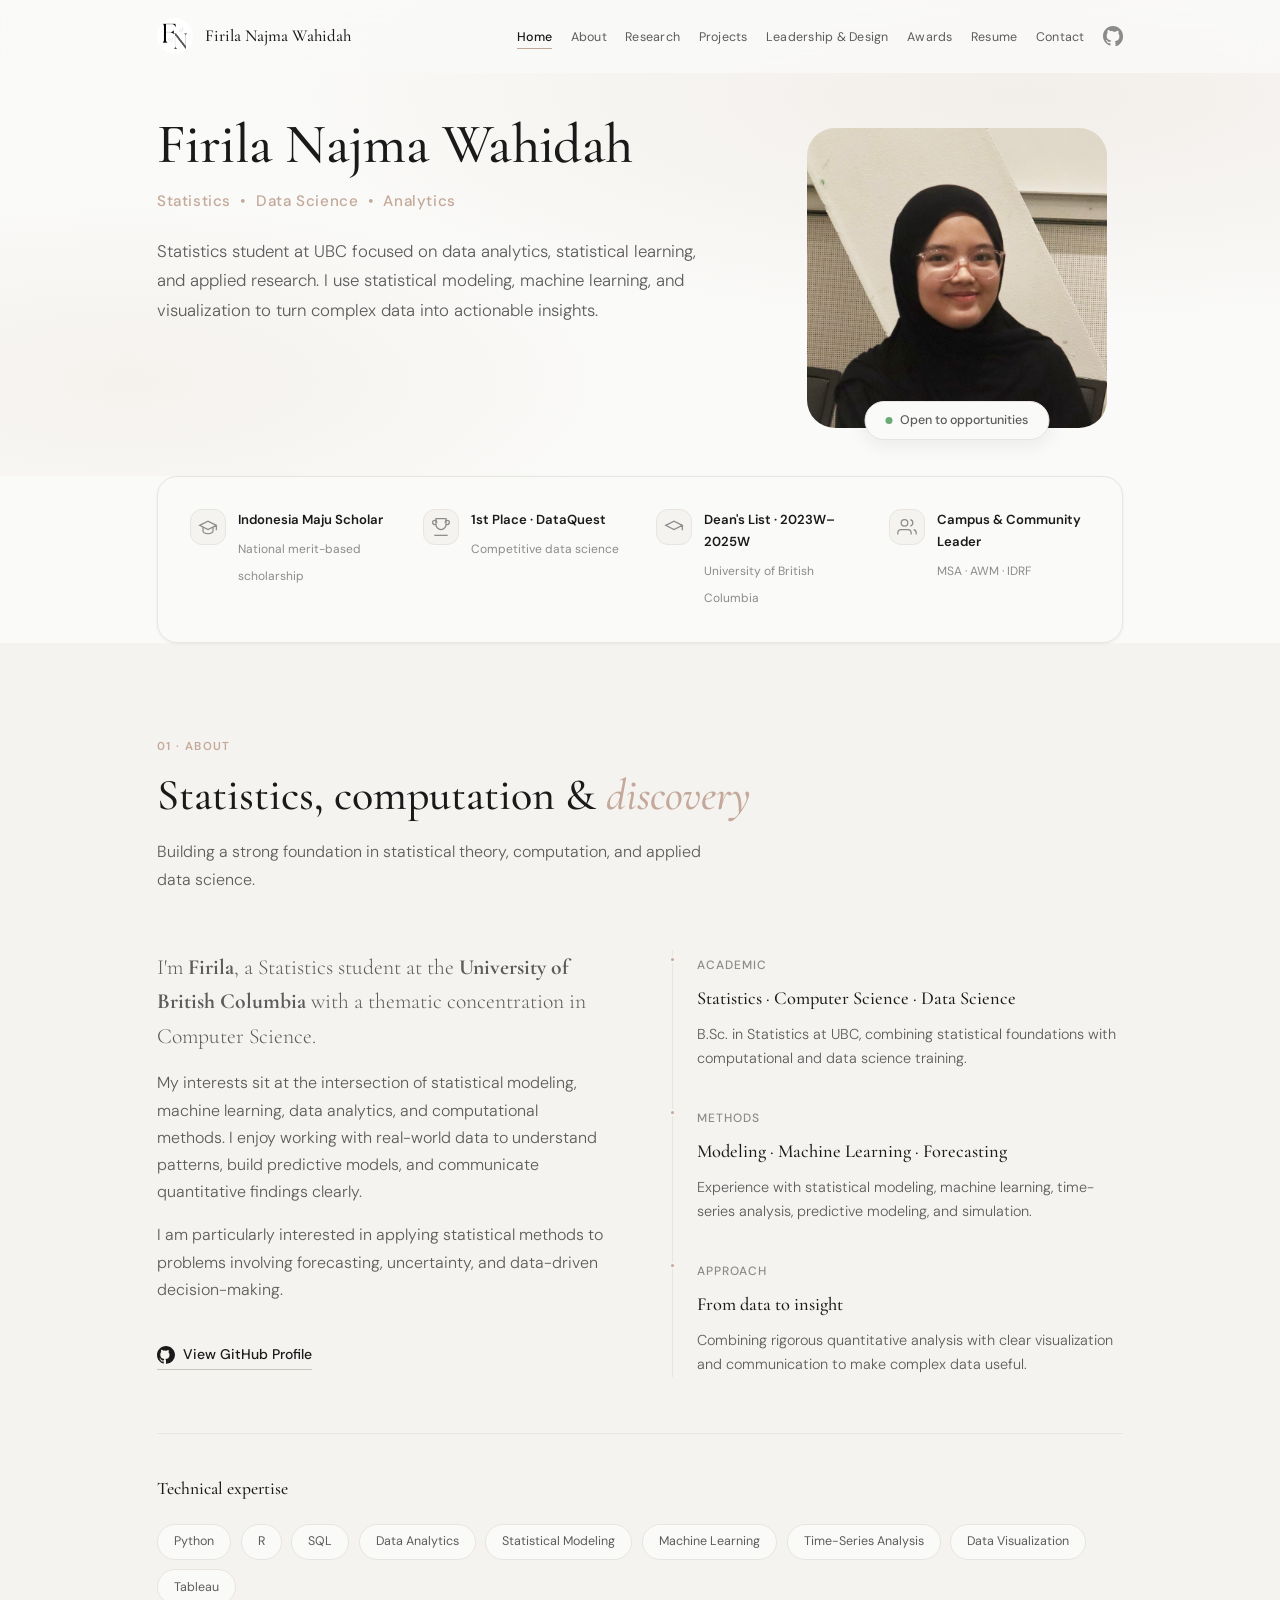
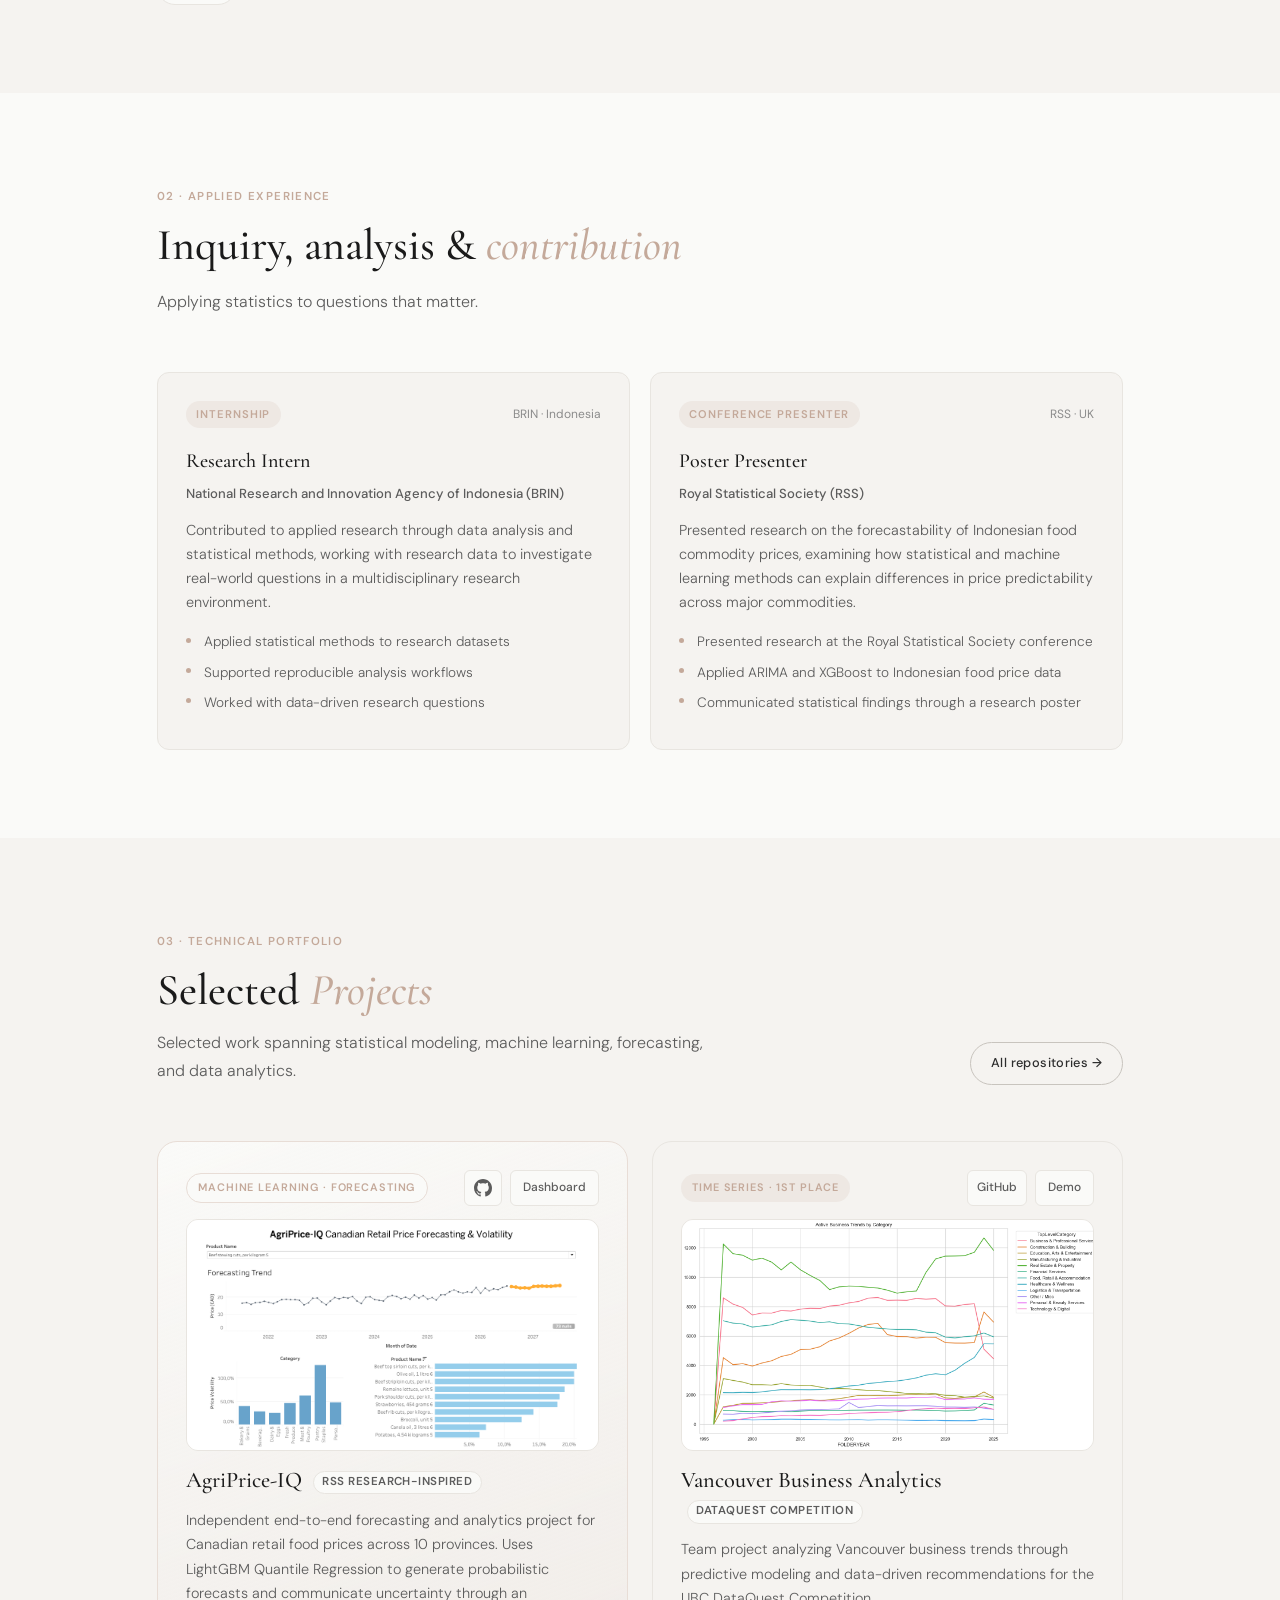
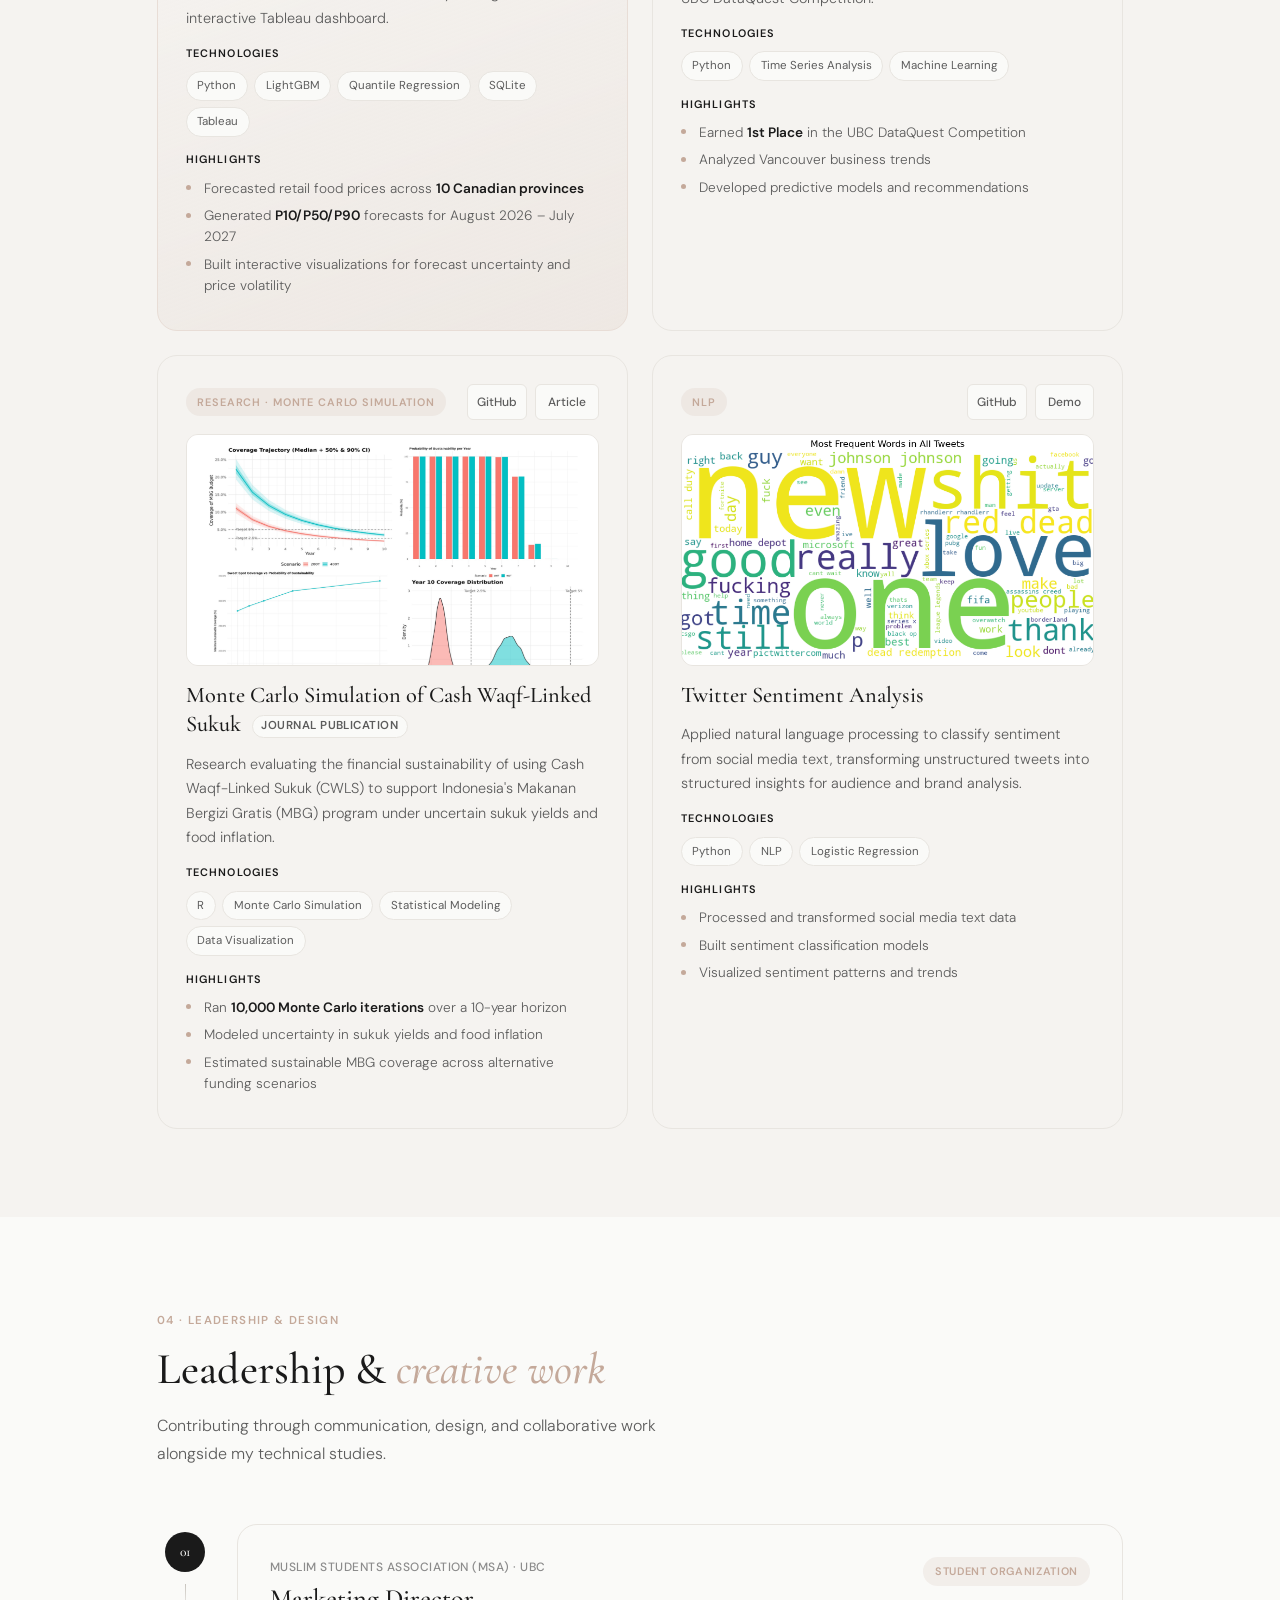
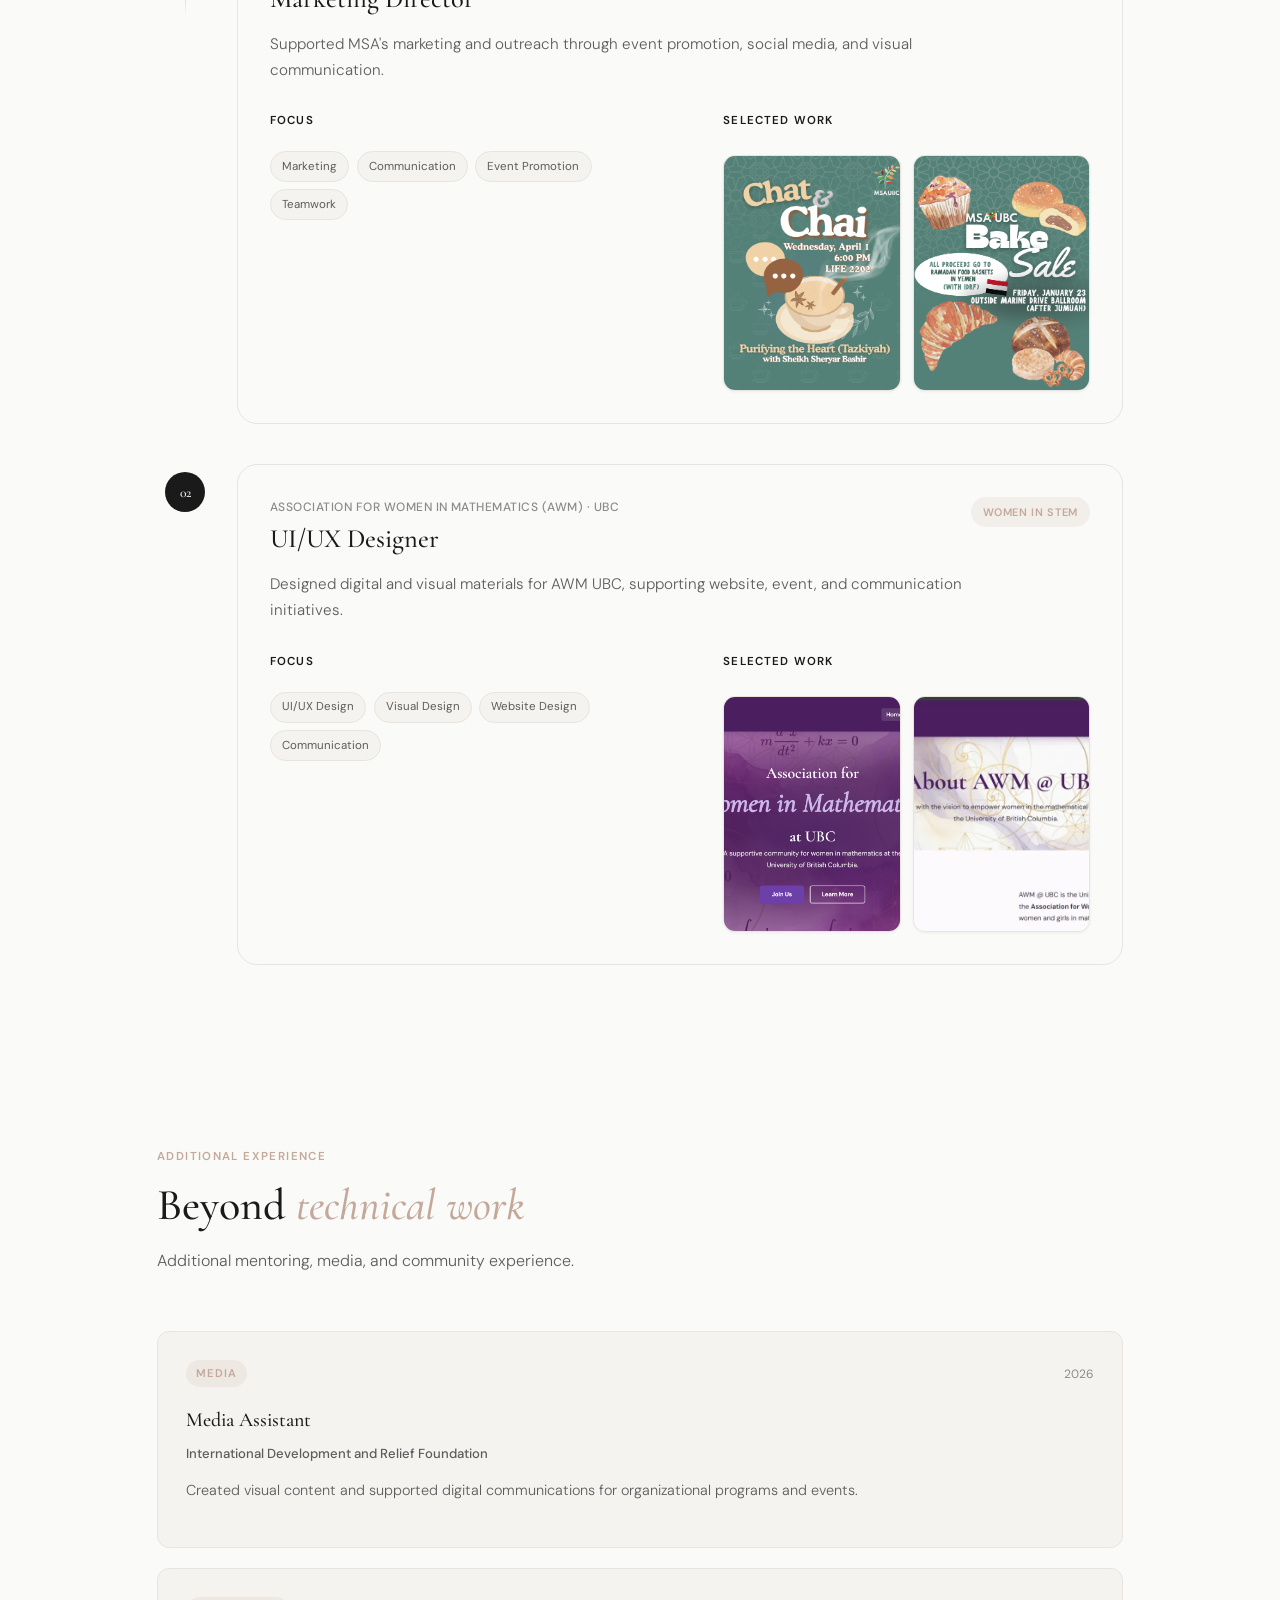
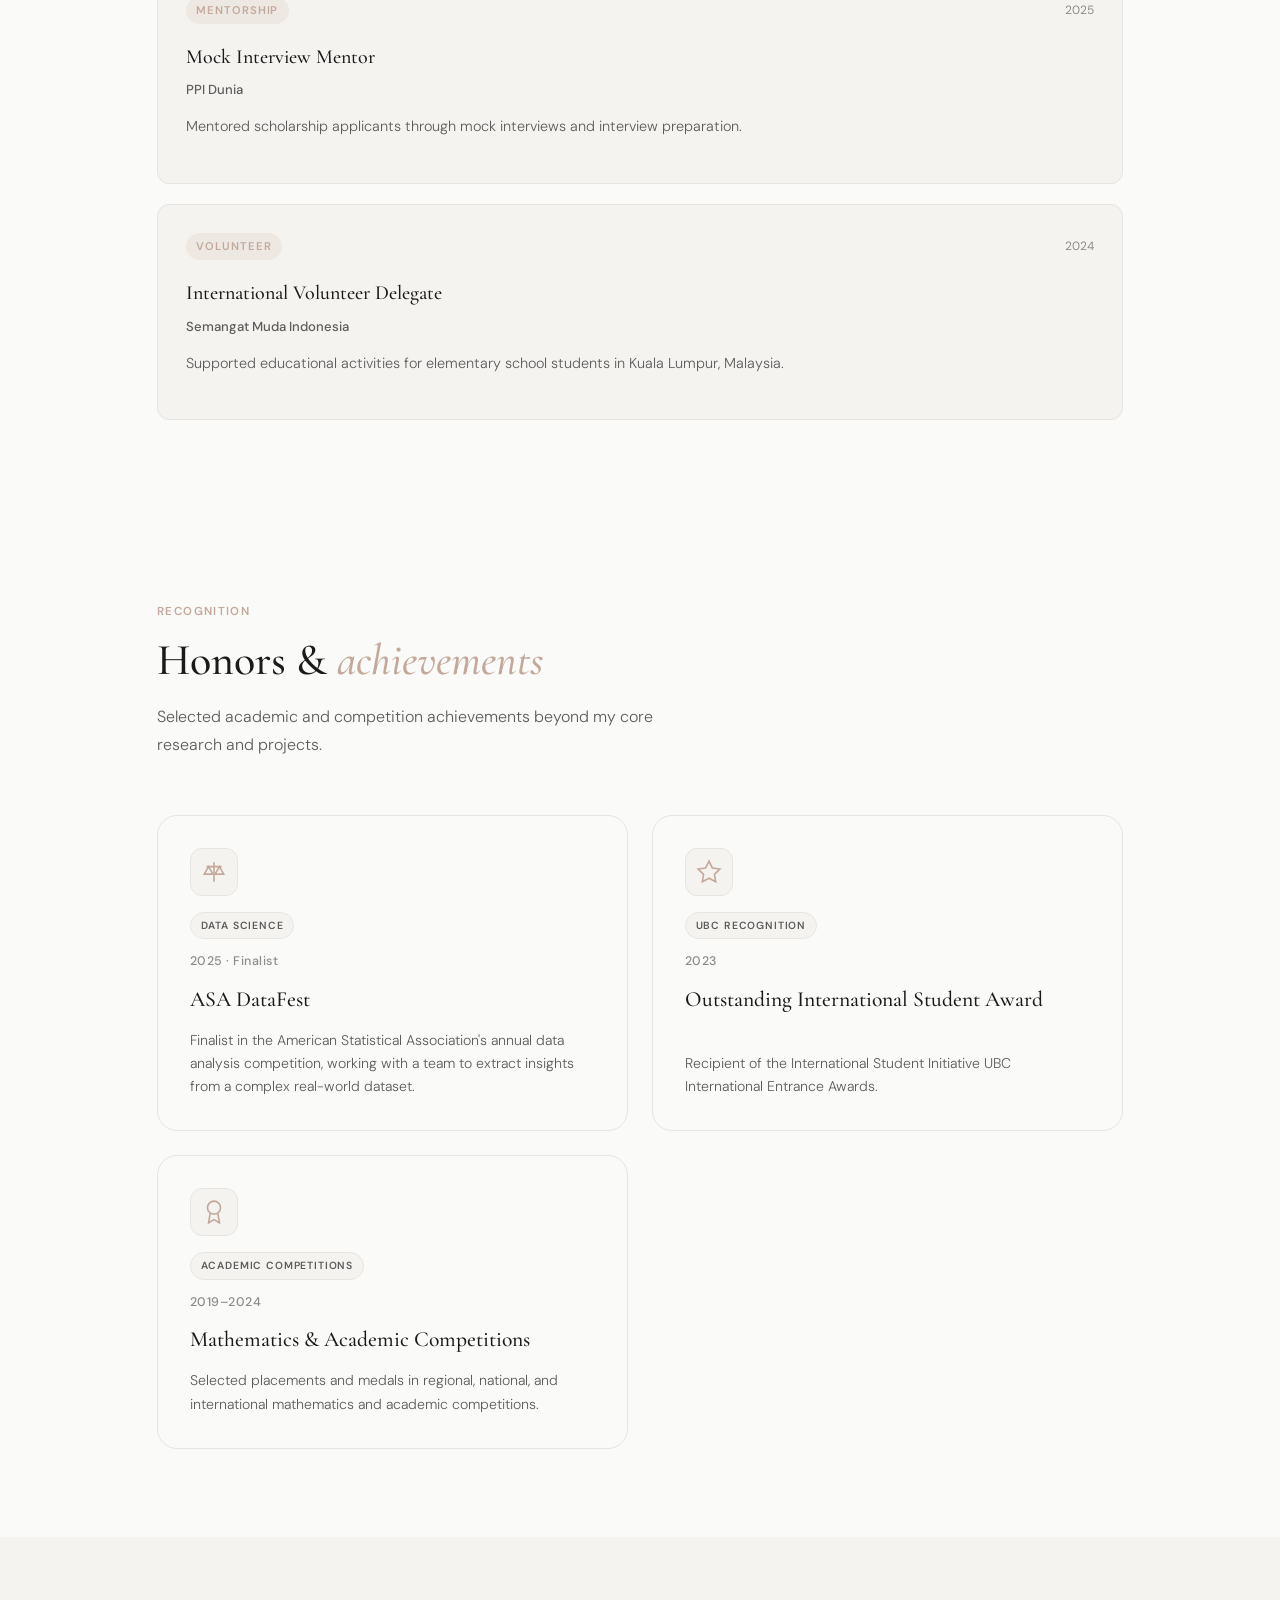
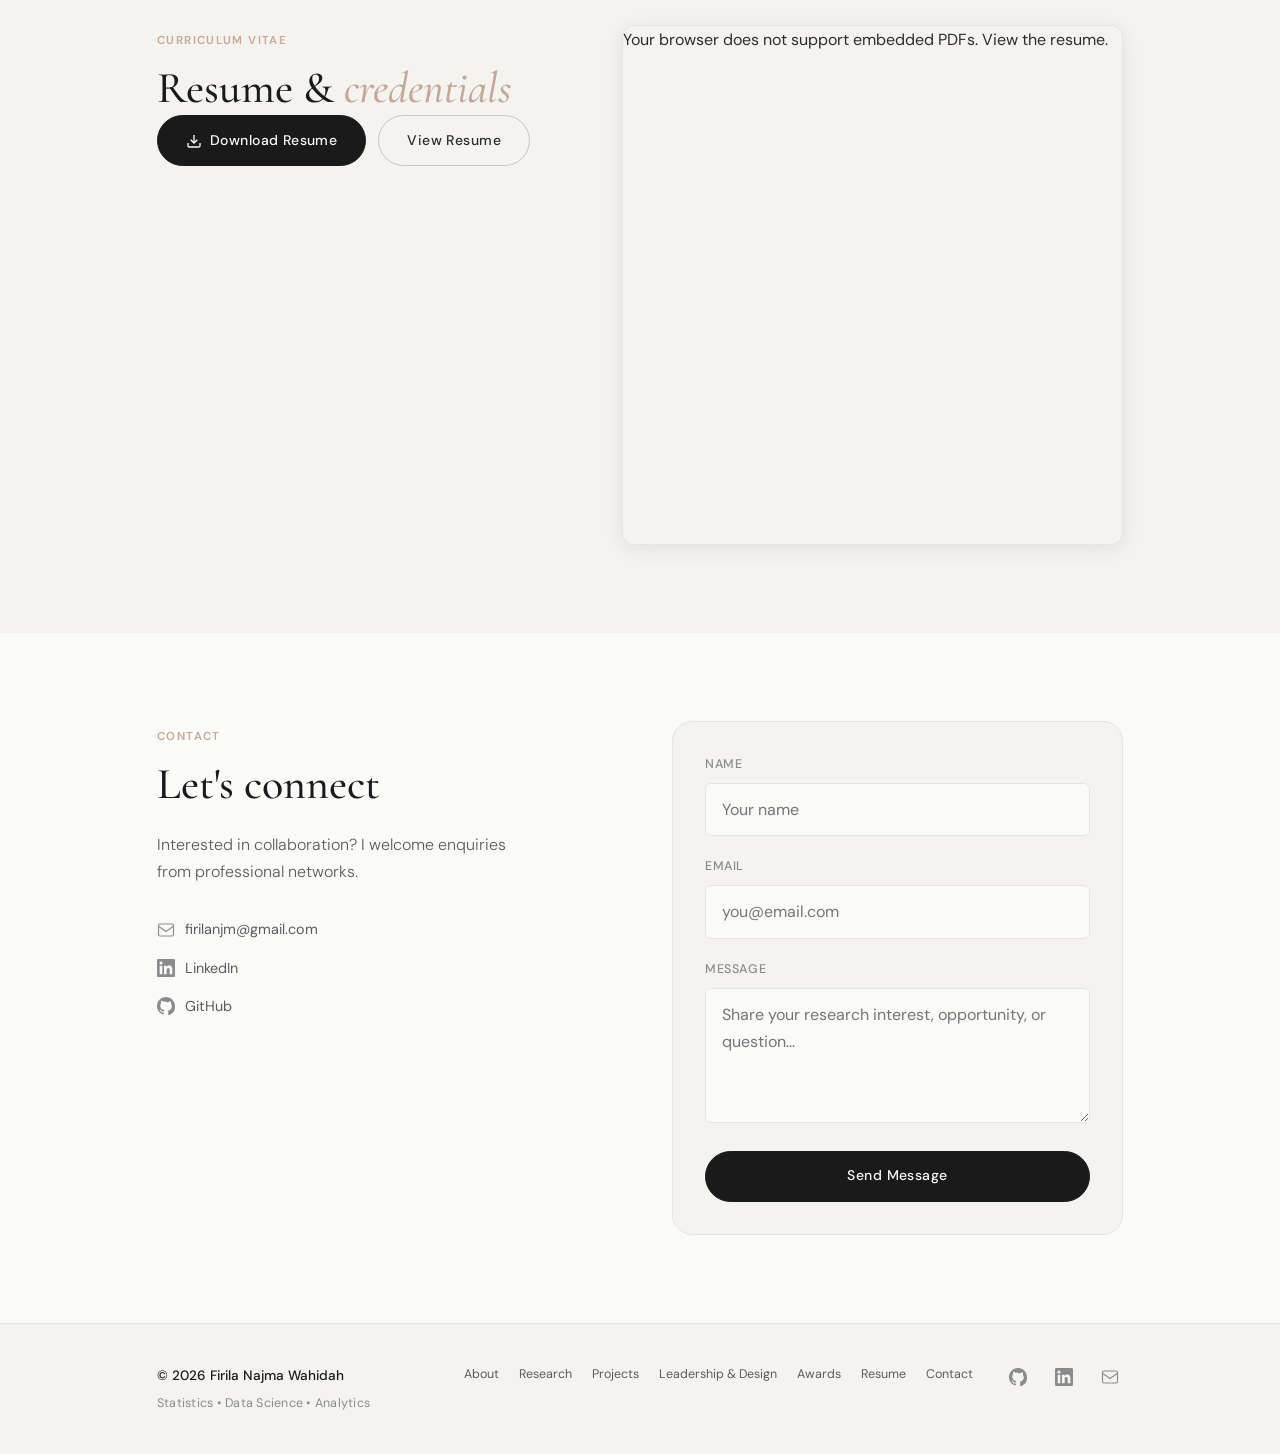
<file: index.html>
<!DOCTYPE html>
<html lang="en">
<head>
  <meta charset="UTF-8" />
  <meta name="viewport" content="width=device-width, initial-scale=1.0" />

  <meta property="og:title" content="Firila Najma Wahidah | Statistics • Data Science • Analytics">
  <meta property="og:description" content="Personal portfolio showcasing my work in statistics, data science, analytics, and applied research.">
  <meta property="og:image" content="https://firilanjm.github.io/images/portfolio-preview.png">
  <meta property="og:url" content="https://firilanjm.github.io/">
  <meta property="og:type" content="website">

  <title>Firila Najma Wahidah — Statistics • Data Science • Analytics</title>

  <meta
    name="description"
    content="Portfolio of Firila Najma Wahidah, Statistics student at UBC focused on data science, statistical modeling, machine learning, and applied research."
  />
  <meta name="author" content="Firila Najma Wahidah" />
  <meta name="theme-color" content="#FAFAF8" />

  <meta
    property="og:title"
    content="Firila Najma Wahidah — Statistics • Data Science • Analytics"
  />
  <meta
    property="og:description"
    content="Statistics • Data Science • Research • Analytics"
  />
  <meta property="og:type" content="website" />
  <meta property="og:url" content="https://firilanjm.github.io/" />

  <link rel="icon" href="assets/favicon.svg" type="image/svg+xml" />

  <link rel="preconnect" href="https://fonts.googleapis.com" />
  <link rel="preconnect" href="https://fonts.gstatic.com" crossorigin />

  <link rel="preload" href="assets/firila_photo.jpg" as="image" />

  <link
    href="https://fonts.googleapis.com/css2?family=Cormorant+Garamond:wght@400;500;600&family=DM+Sans:wght@400;500;600&display=swap"
    rel="stylesheet"
  />

  <link rel="stylesheet" href="style.css" />
</head>

<body>

  <a href="#main" class="skip-link">Skip to main content</a>

  <header class="header" id="header">
    <nav class="nav container" aria-label="Primary navigation">

      <a href="#home" class="nav__logo">
        <img
          src="assets/FN.png"
          alt=""
          width="36"
          height="36"
          class="nav__monogram-img"
        />
        <span class="nav__name">Firila Najma Wahidah</span>
      </a>

      <button
        class="nav__toggle"
        id="navToggle"
        type="button"
        aria-label="Open menu"
        aria-expanded="false"
        aria-controls="navLinks"
      >
        <span></span>
        <span></span>
        <span></span>
      </button>

      <ul class="nav__links" id="navLinks">
        <li><a href="#home" class="nav__link">Home</a></li>
        <li><a href="#about" class="nav__link">About</a></li>
        <li><a href="#research" class="nav__link">Research</a></li>
        <li><a href="#projects" class="nav__link">Projects</a></li>
        <li><a href="#leadership" class="nav__link">Leadership &amp; Design</a></li>
        <li><a href="#awards" class="nav__link">Awards</a></li>
        <li><a href="#resume" class="nav__link">Resume</a></li>
        <li><a href="#contact" class="nav__link">Contact</a></li>

        <li>
          <a
            href="https://github.com/firilanjm"
            target="_blank"
            rel="noopener noreferrer"
            class="nav__github"
            aria-label="GitHub"
          >
            <svg
              width="20"
              height="20"
              viewBox="0 0 24 24"
              fill="currentColor"
              aria-hidden="true"
            >
              <path d="M12 0C5.37 0 0 5.37 0 12c0 5.31 3.435 9.795 8.205 11.385.6.105.825-.255.825-.57 0-.285-.015-1.23-.015-2.235-3.015.555-3.795-.735-4.035-1.41-.135-.345-.72-1.41-1.23-1.695-.42-.225-1.02-.78-.015-.795.945-.015 1.62.87 1.845 1.23 1.08 1.815 2.805 1.305 3.495.99.105-.78.42-1.305.765-1.605-2.67-.3-5.46-1.335-5.46-5.925 0-1.305.465-2.385 1.23-3.225-.12-.3-.54-1.53.12-3.18 0 0 1.005-.315 3.3 1.23.96-.27 1.98-.405 3 .405s2.04.135 3 .405c2.295-1.56 3.3-1.23 3.3-1.23.66 1.65.24 2.88.12 3.18.765.84 1.23 1.905 1.23 3.225 0 4.605-2.805 5.625-5.475 5.925.435.375.81 1.095.81 2.22 0 1.605-.015 2.895-.015 3.3 0 .315.225.69.825.57A12.02 12.02 0 0024 12c0-6.63-5.37-12-12-12z"/>
            </svg>
          </a>
        </li>
      </ul>

    </nav>
  </header>

  <main id="main">

  <!-- Home -->
 <section class="hero" id="home" aria-label="Introduction">
  <div class="hero__bg" aria-hidden="true"></div>

  <div class="container hero__inner">

    <div class="hero__content">
      <h1 class="hero__title">Firila Najma Wahidah</h1>

      <p class="hero__headline">
        Statistics &nbsp;•&nbsp; Data Science &nbsp;•&nbsp; Analytics
      </p>

      <p class="hero__desc">
        Statistics student at UBC focused on data analytics, statistical learning,
        and applied research. I use statistical modeling, machine learning, and
        visualization to turn complex data into actionable insights.
      </p>
    </div>

    <div class="hero__visual">
      <div class="hero__frame">
        <div class="hero__avatar">
          <img
            src="assets/firila_photo.jpg"
            alt="Portrait of Firila Najma Wahidah"
            width="320"
            height="380"
            fetchpriority="high"
            decoding="async"
          />
        </div>

        <div class="hero__badge">
          <span class="hero__badge-dot"></span>
          Open to opportunities
        </div>
      </div>
    </div>

  </div>
</section>
    <div class="container">
      <div class="highlights">
        <div class="highlight">
          <span class="highlight__icon" aria-hidden="true">
            <svg width="20" height="20" viewBox="0 0 24 24" fill="none" stroke="currentColor" stroke-width="1.5"><path d="M22 10v6M2 10l10-5 10 5-10 5z"/><path d="M6 12v5c0 1 2 3 6 3s6-2 6-3v-5"/></svg>
          </span>
          <div>
            <strong>Indonesia Maju Scholar</strong>
            <span>National merit-based scholarship</span>
          </div>
        </div>
        <div class="highlight">
          <span class="highlight__icon" aria-hidden="true">
            <svg width="20" height="20" viewBox="0 0 24 24" fill="none" stroke="currentColor" stroke-width="1.5"><path d="M6 9H4.5a2.5 2.5 0 010-5C7 4 7 7 7 7"/><path d="M18 9h1.5a2.5 2.5 0 000-5C17 4 17 7 17 7"/><path d="M4 22h16"/><path d="M18 2H6v7a6 6 0 0012 0V2z"/></svg>
          </span>
          <div>
            <strong>1st Place · DataQuest</strong>
            <span>Competitive data science</span>
          </div>
        </div>
        <div class="highlight">
          <span class="highlight__icon" aria-hidden="true">
            <svg width="20" height="20" viewBox="0 0 24 24" fill="none" stroke="currentColor" stroke-width="1.5"><path d="M22 10v6M2 10l10-5 10 5-10 5z"/></svg>
          </span>
          <div>
            <strong>Dean's List · 2023W–2025W</strong>
            <span>University of British Columbia</span>
          </div>
        </div>
        <div class="highlight">
          <span class="highlight__icon" aria-hidden="true">
            <svg width="20" height="20" viewBox="0 0 24 24" fill="none" stroke="currentColor" stroke-width="1.5"><path d="M17 21v-2a4 4 0 00-4-4H5a4 4 0 00-4 4v2"/><circle cx="9" cy="7" r="4"/><path d="M23 21v-2a4 4 0 00-3-3.87M16 3.13a4 4 0 010 7.75"/></svg>
          </span>
          <div>
            <strong>Campus &amp; Community Leader</strong>
            <span>MSA · AWM · IDRF</span>
          </div>
        </div>
      </div>
    </div>
   
  </section>

  <!-- About -->
<section class="section section--alt about" id="about" aria-labelledby="about-heading">
  <div class="container">

    <div class="section__header">
      <span class="section__tag">01 · About</span>

      <h2 class="section__title" id="about-heading">
        Statistics, computation &amp; <em>discovery</em>
      </h2>

      <p class="section__desc">
        Building a strong foundation in statistical theory, computation, and applied data science.
      </p>
    </div>

    <div class="about__grid">

      <div class="about__text">

        <p class="about__lead">
          I'm <strong>Firila</strong>, a Statistics student at the
          <strong>University of British Columbia</strong> with a thematic
          concentration in Computer Science.
        </p>

        <p>
          My interests sit at the intersection of statistical modeling,
          machine learning, data analytics, and computational methods. I enjoy
          working with real-world data to understand patterns, build predictive
          models, and communicate quantitative findings clearly.
        </p>

        <p>
          I am particularly interested in applying statistical methods to
          problems involving forecasting, uncertainty, and data-driven
          decision-making.
        </p>

        <a
          href="https://github.com/firilanjm"
          target="_blank"
          rel="noopener noreferrer"
          class="about__link"
        >
          <svg width="18" height="18" viewBox="0 0 24 24" fill="currentColor">
            <path d="M12 0C5.37 0 0 5.37 0 12c0 5.31 3.435 9.795 8.205 11.385.6.105.825-.255.825-.57 0-.285-.015-1.23-.015-2.235-3.015.555-3.795-.735-4.035-1.41-.135-.345-.72-1.41-1.23-1.695-.42-.225-1.02-.78-.015-.795.945-.015 1.62.87 1.845 1.23 1.08 1.815 2.805 1.305 3.495.99.105-.78.42-1.305.765-1.605-2.67-.3-5.46-1.335-5.46-5.925 0-1.305.465-2.385 1.23-3.225-.12-.3-.54-1.53.12-3.18 0 0 1.005-.315 3.3 1.23.96-.27 1.98-.405 3 .405 2.295-1.56 3.3-1.23 3.3-1.23.66 1.65.24 2.88.12 3.18.765.84 1.23 1.905 1.23 3.225 0 4.605-2.805 5.625-5.475 5.925.435.375.81 1.095.81 2.22 0 1.605-.015 2.895-.015 3.3 0 .315.225.69.825.57A12.02 12.02 0 0024 12c0-6.63-5.37-12-12-12z"/>
          </svg>
          View GitHub Profile
        </a>

      </div>

      <div class="about__timeline">

        <div class="timeline__item">
          <span class="timeline__year">Academic</span>
          <h3>Statistics · Computer Science · Data Science</h3>
          <p>
            B.Sc. in Statistics at UBC, combining statistical foundations
            with computational and data science training.
          </p>
        </div>

        <div class="timeline__item">
          <span class="timeline__year">Methods</span>
          <h3>Modeling · Machine Learning · Forecasting</h3>
          <p>
            Experience with statistical modeling, machine learning,
            time-series analysis, predictive modeling, and simulation.
          </p>
        </div>

        <div class="timeline__item">
          <span class="timeline__year">Approach</span>
          <h3>From data to insight</h3>
          <p>
            Combining rigorous quantitative analysis with clear
            visualization and communication to make complex data useful.
          </p>
        </div>

      </div>
    </div>

    <div class="skills-inline">
      <h3 class="skills-inline__title">Technical expertise</h3>

      <div class="skills__tags">
        <span>Python</span>
        <span>R</span>
        <span>SQL</span>
        <span>Data Analytics</span>
        <span>Statistical Modeling</span>
        <span>Machine Learning</span>
        <span>Time-Series Analysis</span>
        <span>Data Visualization</span>
        <span>Tableau</span>
      </div>
    </div>

  </div>
</section>
  <!-- Research -->
<section class="section research" id="research" aria-labelledby="research-heading">
  <div class="container">

    <div class="section__header">
      <span class="section__tag">02 · Applied Experience</span>

      <h2 class="section__title" id="research-heading">
        Inquiry, analysis &amp; <em>contribution</em>
      </h2>

      <p class="section__desc">
        Applying statistics to questions that matter.
      </p>
    </div>

    <div class="cards-grid cards-grid--2">

      <!-- BRIN -->
      <article class="info-card">
        <div class="info-card__meta">
          <span class="info-card__tag">Internship</span>
          <span class="info-card__date">BRIN · Indonesia</span>
        </div>

        <h3 class="info-card__title">Research Intern</h3>

        <p class="info-card__org">
          National Research and Innovation Agency of Indonesia (BRIN)
        </p>

        <p class="info-card__desc">
          Contributed to applied research through data analysis and statistical
          methods, working with research data to investigate real-world questions
          in a multidisciplinary research environment.
        </p>

        <ul class="info-card__list">
          <li>Applied statistical methods to research datasets</li>
          <li>Supported reproducible analysis workflows</li>
          <li>Worked with data-driven research questions</li>
        </ul>
      </article>

      <!-- RSS -->
      <article class="info-card">
        <div class="info-card__meta">
          <span class="info-card__tag">Conference Presenter</span>
          <span class="info-card__date">RSS · UK</span>
        </div>

        <h3 class="info-card__title">Poster Presenter</h3>

        <p class="info-card__org">
          Royal Statistical Society (RSS)
        </p>

        <p class="info-card__desc">
          Presented research on the forecastability of Indonesian food commodity
          prices, examining how statistical and machine learning methods can
          explain differences in price predictability across major commodities.
        </p>

        <ul class="info-card__list">
          <li>Presented research at the Royal Statistical Society conference</li>
          <li>Applied ARIMA and XGBoost to Indonesian food price data</li>
          <li>Communicated statistical findings through a research poster</li>
        </ul>
      </article>

    </div>
  </div>
</section>

  <!-- Projects -->
<section
  class="section section--alt projects"
  id="projects"
  aria-labelledby="projects-heading"
>
  <div class="container">

    <!-- Section Header -->
    <div class="section__header section__header--row">
      <div>
        <span class="section__tag">03 · Technical Portfolio</span>

        <h2 class="section__title" id="projects-heading">
          Selected <em>Projects</em>
        </h2>

        <p class="section__desc">
          Selected work spanning statistical modeling, machine learning,
          forecasting, and data analytics.
        </p>
      </div>

      <a
        href="https://github.com/firilanjm"
        target="_blank"
        rel="noopener noreferrer"
        class="btn btn--ghost btn--sm"
      >
        All repositories →
      </a>
    </div>

    <div class="projects-showcase" id="projectsShowcase">

      <!-- =========================
           AgriPrice-IQ
      ========================== -->
      <article
        class="project-showcase project-showcase--featured"
        data-category="machine-learning"
        data-search="AgriPrice-IQ Canadian retail price forecasting volatility uncertainty quantification LightGBM quantile regression Python Tableau SQLite machine learning time series RSS"
      >

        <div class="project-showcase__top">
          <span class="project-showcase__category">
            Machine Learning · Forecasting
          </span>

          <div class="project-showcase__actions">
            <a
              href="https://github.com/firilanjm/agriprice-iq"
              target="_blank"
              rel="noopener noreferrer"
              class="project-showcase__btn project-showcase__btn--github"
              aria-label="AgriPrice-IQ on GitHub"
            >
              <svg
                width="18"
                height="18"
                viewBox="0 0 24 24"
                fill="currentColor"
                aria-hidden="true"
              >
                <path d="M12 0C5.37 0 0 5.37 0 12c0 5.31 3.435 9.795 8.205 11.385.6.105.825-.255.825-.57 0-.285-.015-1.23-.015-2.235-3.015.555-3.795-.735-4.035-1.41-.135-.345-.72-1.41-1.23-1.695-.42-.225-1.02-.78-.015-.795.945-.015 1.62.87 1.845 1.23 1.08 1.815 2.805 1.305 3.495.99.105-.78.42-1.305.765-1.605-2.67-.3-5.46-1.335-5.46-5.925 0-1.305.465-2.385 1.23-3.225-.12-.3-.54-1.53.12-3.18 0 0 1.005-.315 3.3 1.23.96-.27 1.98-.405 3-.405s2.04.135 3 .405c2.295-1.56 3.3-1.23 3.3-1.23.66 1.65.24 2.88.12 3.18.765.84 1.23 1.905 1.23 3.225 0 4.605-2.805 5.625-5.475 5.925.435.375.81 1.095.81 2.22 0 1.605-.015 2.895-.015 3.3 0 .315.225.69.825.57A12.02 12.02 0 0024 12c0-6.63-5.37-12-12-12z"/>
              </svg>
            </a>

            <a
              href="https://public.tableau.com/app/profile/firila.najma.wahidah2703/viz/shared/B3GJXT7NT"
              target="_blank"
              rel="noopener noreferrer"
              class="project-showcase__btn project-showcase__btn--demo"
            >
              Dashboard
            </a>
          </div>
        </div>

        <figure class="project-showcase__visual">
          <img
            src="images/agriprice-iq.png"
            alt="AgriPrice-IQ dashboard showing Canadian retail price forecasts, uncertainty intervals, and price volatility"
            loading="lazy"
            width="640"
            height="360"
          />
        </figure>

        <h3 class="project-showcase__title">
          AgriPrice-IQ
          <span class="project-showcase__award">RSS Research-Inspired</span>
        </h3>

        <p class="project-showcase__desc">
          Independent end-to-end forecasting and analytics project for
          Canadian retail food prices across 10 provinces. Uses LightGBM
          Quantile Regression to generate probabilistic forecasts and
          communicate uncertainty through an interactive Tableau dashboard.
        </p>

        <div class="project-showcase__section">
          <h4>Technologies</h4>

          <div class="project-showcase__tags">
            <span>Python</span>
            <span>LightGBM</span>
            <span>Quantile Regression</span>
            <span>SQLite</span>
            <span>Tableau</span>
          </div>
        </div>

        <div class="project-showcase__section">
          <h4>Highlights</h4>

          <ul class="project-showcase__results">
            <li>Forecasted retail food prices across <strong>10 Canadian provinces</strong></li>
            <li>Generated <strong>P10/P50/P90</strong> forecasts for August 2026 – July 2027</li>
            <li>Built interactive visualizations for forecast uncertainty and price volatility</li>
          </ul>
        </div>

      </article>


      <!-- =========================
           Vancouver Business Analytics
      ========================== -->
      <article
        class="project-showcase"
        data-category="time-series"
        data-search="Vancouver Business Analytics DataQuest competition Python time series machine learning predictive models recommendations"
      >

        <div class="project-showcase__top">
          <span class="project-showcase__category">
            Time Series · 1st Place
          </span>

          <div class="project-showcase__actions">
            <a
              href="https://github.com/ShawnGabriel/dataquest-svm"
              target="_blank"
              rel="noopener noreferrer"
              class="project-showcase__btn project-showcase__btn--github"
              aria-label="Vancouver Business Analytics on GitHub"
            >
              GitHub
            </a>

            <a
              href="notebooks/business.html"
              target="_blank"
              rel="noopener noreferrer"
              class="project-showcase__btn project-showcase__btn--demo"
            >
              Demo
            </a>
          </div>
        </div>

        <figure class="project-showcase__visual">
          <img
            src="images/business.png"
            alt="Vancouver business analytics forecasting charts from the DataQuest competition project"
            loading="lazy"
            width="640"
            height="360"
          />
        </figure>

        <h3 class="project-showcase__title">
          Vancouver Business Analytics
          <span class="project-showcase__award">DataQuest Competition</span>
        </h3>

        <p class="project-showcase__desc">
          Team project analyzing Vancouver business trends through
          predictive modeling and data-driven recommendations for the
          UBC DataQuest Competition.
        </p>

        <div class="project-showcase__section">
          <h4>Technologies</h4>

          <div class="project-showcase__tags">
            <span>Python</span>
            <span>Time Series Analysis</span>
            <span>Machine Learning</span>
          </div>
        </div>

        <div class="project-showcase__section">
          <h4>Highlights</h4>

          <ul class="project-showcase__results">
            <li>Earned <strong>1st Place</strong> in the UBC DataQuest Competition</li>
            <li>Analyzed Vancouver business trends</li>
            <li>Developed predictive models and recommendations</li>
          </ul>
        </div>

      </article>


      <!-- =========================
           Monte Carlo CWLS
      ========================== -->
      <article
        class="project-showcase"
        data-category="research"
        data-search="Monte Carlo simulation cash waqf linked sukuk CWLS MBG sustainable funding Islamic economics R"
      >

        <div class="project-showcase__top">
          <span class="project-showcase__category">
            Research · Monte Carlo Simulation
          </span>

          <div class="project-showcase__actions">
            <a
              href="https://github.com/firilanjm/monte-carlo-mbg"
              target="_blank"
              rel="noopener noreferrer"
              class="project-showcase__btn project-showcase__btn--github"
              aria-label="Monte Carlo MBG project on GitHub"
            >
              GitHub
            </a>

            <a
              href="https://www.researchgate.net/publication/409456635_Financing_Indonesia's_Free_School_Meals_via_Cash_Waqf-Linked_Sukuk_A_Monte_Carlo_Simulation"
              target="_blank"
              rel="noopener noreferrer"
              class="project-showcase__btn project-showcase__btn--demo"
            >
              Article
            </a>
          </div>
        </div>

        <figure class="project-showcase__visual">
          <img
            src="images/montecarlo-mbg.png"
            alt="Monte Carlo simulation of Cash Waqf-Linked Sukuk for sustainable MBG funding"
            loading="lazy"
            width="640"
            height="360"
          />
        </figure>

        <h3 class="project-showcase__title">
          Monte Carlo Simulation of Cash Waqf-Linked Sukuk
          <span class="project-showcase__award">Journal Publication</span>
        </h3>

        <p class="project-showcase__desc">
          Research evaluating the financial sustainability of using
          Cash Waqf-Linked Sukuk (CWLS) to support Indonesia's
          Makanan Bergizi Gratis (MBG) program under uncertain sukuk
          yields and food inflation.
        </p>

        <div class="project-showcase__section">
          <h4>Technologies</h4>

          <div class="project-showcase__tags">
            <span>R</span>
            <span>Monte Carlo Simulation</span>
            <span>Statistical Modeling</span>
            <span>Data Visualization</span>
          </div>
        </div>

        <div class="project-showcase__section">
          <h4>Highlights</h4>

          <ul class="project-showcase__results">
            <li>Ran <strong>10,000 Monte Carlo iterations</strong> over a 10-year horizon</li>
            <li>Modeled uncertainty in sukuk yields and food inflation</li>
            <li>Estimated sustainable MBG coverage across alternative funding scenarios</li>
          </ul>
        </div>

      </article>


      <!-- =========================
           Twitter Sentiment Analysis
      ========================== -->
      <article
        class="project-showcase"
        data-category="nlp"
        data-search="Twitter sentiment analysis Python NLP logistic regression social media text classification visualization"
      >

        <div class="project-showcase__top">
          <span class="project-showcase__category">NLP</span>

          <div class="project-showcase__actions">
            <a
              href="https://github.com/firilanjm/twitter-sentiment-analysis"
              target="_blank"
              rel="noopener noreferrer"
              class="project-showcase__btn project-showcase__btn--github"
              aria-label="Twitter Sentiment Analysis on GitHub"
            >
              GitHub
            </a>

            <a
              href="notebooks/twitter_sentiment.html"
              target="_blank"
              rel="noopener noreferrer"
              class="project-showcase__btn project-showcase__btn--demo"
            >
              Demo
            </a>
          </div>
        </div>

        <figure class="project-showcase__visual">
          <img
            src="images/nlp.png"
            alt="Twitter sentiment analysis visualization showing sentiment classification results"
            loading="lazy"
            width="640"
            height="360"
          />
        </figure>

        <h3 class="project-showcase__title">
          Twitter Sentiment Analysis
        </h3>

        <p class="project-showcase__desc">
          Applied natural language processing to classify sentiment
          from social media text, transforming unstructured tweets
          into structured insights for audience and brand analysis.
        </p>

        <div class="project-showcase__section">
          <h4>Technologies</h4>

          <div class="project-showcase__tags">
            <span>Python</span>
            <span>NLP</span>
            <span>Logistic Regression</span>
          </div>
        </div>

        <div class="project-showcase__section">
          <h4>Highlights</h4>

          <ul class="project-showcase__results">
            <li>Processed and transformed social media text data</li>
            <li>Built sentiment classification models</li>
            <li>Visualized sentiment patterns and trends</li>
          </ul>
        </div>

      </article>

    </div>

    <p class="projects-empty" id="projectsEmpty" hidden>
      No projects match your search. Try a different keyword or filter.
    </p>

  </div>
</section>
  <!-- Leadership -->
<section
  class="section leadership"
  id="leadership"
  aria-labelledby="leadership-heading"
>
  <div class="container">

    <div class="section__header">
      <span class="section__tag">04 · Leadership &amp; Design</span>

      <h2 class="section__title" id="leadership-heading">
        Leadership &amp; <em>creative work</em>
      </h2>

      <p class="section__desc">
        Contributing through communication, design, and collaborative work alongside my technical studies.
      </p>
    </div>

    <div class="leadership-timeline">

      <!-- MSA -->
      <article class="leadership-entry">

        <div class="leadership-entry__marker" aria-hidden="true">
          <span class="leadership-entry__num">01</span>
          <span class="leadership-entry__line"></span>
        </div>

        <div class="leadership-entry__card">

          <div class="leadership-entry__header">
            <div>
              <span class="leadership-entry__org">
                Muslim Students Association (MSA) · UBC
              </span>

              <h3 class="leadership-entry__title">
                Marketing Director
              </h3>
            </div>

            <span class="leadership-entry__badge">
              Student Organization
            </span>
          </div>

          <p class="leadership-entry__intro">
            Supported MSA's marketing and outreach through event promotion,
            social media, and visual communication.
          </p>

          <div class="leadership-entry__grid">

            <div class="leadership-entry__details">

              <h4 class="leadership-entry__subtitle">
                Focus
              </h4>

              <div class="leadership-entry__skills">
                <span>Marketing</span>
                <span>Communication</span>
                <span>Event Promotion</span>
                <span>Teamwork</span>
              </div>

            </div>

            <div class="leadership-entry__media">

  <h4 class="leadership-entry__subtitle">
    Selected Work
  </h4>

  <div class="media-gallery media-gallery--selected">

    <div class="media-gallery__row">

      <figure class="media-figure media-figure--poster">
        <img
          src="images/msa/MSA%20Template.png"
          alt="MSA event promotional template"
          loading="lazy"
          width="600"
          height="800"
        />
      </figure>

      <figure class="media-figure media-figure--poster">
        <img
          src="images/msa/MSA%20GREEN%20TEMPLATE%20(10).png"
          alt="MSA event marketing poster"
          loading="lazy"
          width="600"
          height="800"
        />
      </figure>

    </div>

  </div>
</div>
          </div>
        </div>
      </article>


      <!-- AWM -->
      <article class="leadership-entry">

        <div class="leadership-entry__marker" aria-hidden="true">
          <span class="leadership-entry__num">02</span>
          <span class="leadership-entry__line"></span>
        </div>

        <div class="leadership-entry__card">

          <div class="leadership-entry__header">
            <div>
              <span class="leadership-entry__org">
                Association for Women in Mathematics (AWM) · UBC
              </span>

              <h3 class="leadership-entry__title">
                UI/UX Designer
              </h3>
            </div>

            <span class="leadership-entry__badge">
              Women in STEM
            </span>
          </div>

          <p class="leadership-entry__intro">
            Designed digital and visual materials for AWM UBC, supporting
            website, event, and communication initiatives.
          </p>

          <div class="leadership-entry__grid">

            <div class="leadership-entry__details">

              <h4 class="leadership-entry__subtitle">
                Focus
              </h4>

              <div class="leadership-entry__skills">
                <span>UI/UX Design</span>
                <span>Visual Design</span>
                <span>Website Design</span>
                <span>Communication</span>
              </div>

            </div>

            <div class="leadership-entry__media">

  <h4 class="leadership-entry__subtitle">
    Selected Work
  </h4>

  <div class="media-gallery media-gallery--selected">

    <div class="media-gallery__row">

      <figure class="media-figure media-figure--poster">
        <img
          src="images/awm/awm-mainpage.PNG"
          alt="AWM at UBC website main page design"
          loading="lazy"
          width="600"
          height="800"
        />
      </figure>

      <figure class="media-figure media-figure--poster">
        <img
          src="images/awm/awm-secondpage.PNG"
          alt="AWM at UBC website secondary page design"
          loading="lazy"
          width="600"
          height="800"
        />
      </figure>

    </div>

  </div>
</div>

          </div>
        </div>
      </article>

    </div>
  </div>
</section>

<!-- Additional Experience -->
<section class="section additional-experience" aria-labelledby="additional-heading">
  <div class="container">
    <div class="section__header">
      <span class="section__tag">Additional Experience</span>
      <h2 class="section__title" id="additional-heading">
        Beyond <em>technical work</em>
      </h2>
      <p class="section__desc">
        Additional mentoring, media, and community experience.
      </p>
    </div>

    <div class="cards-grid cards-grid--3">
      <article class="info-card">
        <div class="info-card__meta">
          <span class="info-card__tag">Media</span>
          <span class="info-card__date">2026</span>
        </div>

        <h3 class="info-card__title">
          Media Assistant
        </h3>

        <p class="info-card__org">
          International Development and Relief Foundation
        </p>

        <p class="info-card__desc">
          Created visual content and supported digital communications for organizational programs and events.
        </p>
      </article>

      <article class="info-card">
        <div class="info-card__meta">
          <span class="info-card__tag">Mentorship</span>
          <span class="info-card__date">2025</span>
        </div>

        <h3 class="info-card__title">
          Mock Interview Mentor
        </h3>

        <p class="info-card__org">
          PPI Dunia
        </p>

        <p class="info-card__desc">
          Mentored scholarship applicants through mock interviews and interview preparation.
        </p>
      </article>
      
      <article class="info-card">
        <div class="info-card__meta">
          <span class="info-card__tag">Volunteer</span>
          <span class="info-card__date">2024</span>
        </div>

        <h3 class="info-card__title">
          International Volunteer Delegate
        </h3>

        <p class="info-card__org">
          Semangat Muda Indonesia
        </p>

        <p class="info-card__desc">
          Supported educational activities for elementary school students in Kuala Lumpur, Malaysia.
        </p>
      </article>

    </div>
  </div>
</section>

<!-- Awards & Recognition -->
<section class="section awards" id="awards" aria-labelledby="awards-heading">
  <div class="container">
    <div class="section__header">
      <span class="section__tag">Recognition</span>
      <h2 class="section__title" id="awards-heading">
        Honors &amp; <em>achievements</em>
      </h2>
      <p class="section__desc">
        Selected academic and competition achievements beyond my core research and projects.
      </p>
    </div>

    <div class="awards__grid">

      <!-- ASA DataFest -->
      <article class="award-card">
        <div class="award-card__icon" aria-hidden="true">
          <svg width="26" height="26" viewBox="0 0 24 24" fill="none"
               stroke="currentColor" stroke-width="1.5">
            <path d="M12 3v18"/>
            <path d="M5 7h14"/>
            <path d="M7 7l-4 7h8L7 7z"/>
            <path d="M17 7l-4 7h8l-4-7z"/>
          </svg>
        </div>

        <span class="award-card__badge">Data Science</span>
        <span class="award-card__year">2025 · Finalist</span>

        <h3 class="award-card__title">ASA DataFest</h3>

        <p class="award-card__desc">
          Finalist in the American Statistical Association's annual data
          analysis competition, working with a team to extract insights from
          a complex real-world dataset.
        </p>
      </article>


      <!-- Outstanding International Student Award -->
      <article class="award-card">
        <div class="award-card__icon" aria-hidden="true">
          <svg width="26" height="26" viewBox="0 0 24 24" fill="none"
               stroke="currentColor" stroke-width="1.5">
            <path d="M12 2l3.09 6.26L22 9.27l-5 4.87 1.18 6.88L12 17.77l-6.18 3.25L7 14.14 2 9.27l6.91-1.01L12 2z"/>
          </svg>
        </div>

        <span class="award-card__badge">UBC Recognition</span>
        <span class="award-card__year">2023</span>

        <h3 class="award-card__title">
          Outstanding International Student Award
        </h3>

        <p class="award-card__desc">
          Recipient of the International Student Initiative UBC
          International Entrance Awards.
        </p>
      </article>


      <!-- Academic Competitions -->
      <article class="award-card">
        <div class="award-card__icon" aria-hidden="true">
          <svg width="26" height="26" viewBox="0 0 24 24" fill="none"
               stroke="currentColor" stroke-width="1.5">
            <circle cx="12" cy="8" r="6"/>
            <path d="M15.477 12.89L17 22l-5-3-5 3 1.523-9.11"/>
          </svg>
        </div>

        <span class="award-card__badge">Academic Competitions</span>
        <span class="award-card__year">2019–2024</span>

        <h3 class="award-card__title">
          Mathematics &amp; Academic Competitions
        </h3>

        <p class="award-card__desc">
          Selected placements and medals in regional, national, and
          international mathematics and academic competitions.
        </p>
      </article>

    </div>
  </div>
</section>


  <!-- Resume -->
<!-- Resume -->
<section class="section section--alt resume" id="resume" aria-labelledby="resume-heading">
  <div class="container">
    <div class="resume__inner">

      <div class="resume__info">
        <span class="section__tag">Curriculum Vitae</span>

        <h2 class="section__title" id="resume-heading">
          Resume &amp; <em>credentials</em>
        </h2>

        <div class="resume__actions">
          <a href="Resume_Complete.pdf"
             target="_blank"
             rel="noopener noreferrer"
             class="btn btn--primary">
            <svg width="16" height="16" viewBox="0 0 24 24"
                 fill="none" stroke="currentColor" stroke-width="2"
                 aria-hidden="true">
              <path d="M21 15v4a2 2 0 01-2 2H5a2 2 0 01-2-2v-4"/>
              <path d="M7 10l5 5 5-5"/>
              <path d="M12 15V3"/>
            </svg>
            Download Resume
          </a>

          <a href="Resume_Complete.pdf"
             target="_blank"
             rel="noopener noreferrer"
             class="btn btn--ghost">
            View Resume
          </a>
        </div>
      </div>

      <div class="resume__preview">
        <div class="resume__preview-frame">
          <object
            data="Resume_Complete.pdf"
            type="application/pdf"
            class="resume__pdf"
            aria-label="Resume preview">
            <p>
              Your browser does not support embedded PDFs.
              <a href="Resume_Complete.pdf">View the resume</a>.
            </p>
          </object>
        </div>
      </div>

    </div>
  </div>
</section>
  <!-- Contact -->
  <section class="section contact" id="contact" aria-labelledby="contact-heading">
    <div class="container">
      <div class="contact__inner">
        <div class="contact__info">
          <span class="section__tag">Contact</span>
          <h2 class="section__title" id="contact-heading">Let's connect</h2>
          <p>
            Interested in collaboration?
            I welcome enquiries from professional networks.
          </p>
          <div class="contact__links">
            <a href="mailto:firilanjm@gmail.com" class="contact__link">
              <svg width="18" height="18" viewBox="0 0 24 24" fill="none" stroke="currentColor" stroke-width="1.5"><rect x="2" y="4" width="20" height="16" rx="2"/><path d="M2 7l10 7 10-7"/></svg>
              firilanjm@gmail.com
            </a>
            <a href="https://www.linkedin.com/in/firilanjm/" target="_blank" rel="noopener" class="contact__link">
              <svg width="18" height="18" viewBox="0 0 24 24" fill="currentColor"><path d="M20.447 20.452h-3.554v-5.569c0-1.328-.027-3.037-1.852-3.037-1.853 0-2.136 1.445-2.136 2.939v5.667H9.351V9h3.414v1.561h.046c.477-.9 1.637-1.85 3.37-1.85 3.601 0 4.267 2.37 4.267 5.455v6.286zM5.337 7.433a2.062 2.062 0 01-2.063-2.065 2.064 2.064 0 114.126 0 2.063 2.063 0 01-2.063 2.065zm1.782 13.019H3.555V9h3.564v11.452zM22.225 0H1.771C.792 0 0 .774 0 1.729v20.542C0 23.227.792 24 1.771 24h20.451C23.2 24 24 23.227 24 22.271V1.729C24 .774 23.2 0 22.222 0h.003z"/></svg>
              LinkedIn
            </a>
            <a href="https://github.com/firilanjm" target="_blank" rel="noopener" class="contact__link">
              <svg width="18" height="18" viewBox="0 0 24 24" fill="currentColor"><path d="M12 0C5.37 0 0 5.37 0 12c0 5.31 3.435 9.795 8.205 11.385.6.105.825-.255.825-.57 0-.285-.015-1.23-.015-2.235-3.015.555-3.795-.735-4.035-1.41-.135-.345-.72-1.41-1.23-1.695-.42-.225-1.02-.78-.015-.795.945-.015 1.62.87 1.845 1.23 1.08 1.815 2.805 1.305 3.495.99.105-.78.42-1.305.765-1.605-2.67-.3-5.46-1.335-5.46-5.925 0-1.305.465-2.385 1.23-3.225-.12-.3-.54-1.53.12-3.18 0 0 1.005-.315 3.3 1.23.96-.27 1.98-.405 3 .405s2.04.135 3 .405c2.295-1.56 3.3-1.23 3.3-1.23.66 1.65.24 2.88.12 3.18.765.84 1.23 1.905 1.23 3.225 0 4.605-2.805 5.625-5.475 5.925.435.375.81 1.095.81 2.22 0 1.605-.015 2.895-.015 3.3 0 .315.225.69.825.57A12.02 12.02 0 0024 12c0-6.63-5.37-12-12-12z"/></svg>
              GitHub
            </a>
          </div>
        </div>
        <form class="contact__form" id="contactForm" action="https://formsubmit.co/ajax/firilanjm@gmail.com" method="POST" novalidate>
          <input type="hidden" name="_subject" value="New portfolio message from Firila Najma Wahidah" />
          <input type="hidden" name="_template" value="table" />
          <input type="text" name="_honey" class="form__honey" tabindex="-1" autocomplete="off" aria-hidden="true" />
          <p class="form__status" id="formStatus" role="status" aria-live="polite" hidden></p>
          <div class="form__group">
            <label for="name">Name</label>
            <input type="text" id="name" name="name" placeholder="Your name" autocomplete="name" required />
          </div>
          <div class="form__group">
            <label for="email">Email</label>
            <input type="email" id="email" name="email" placeholder="you@email.com" autocomplete="email" required />
          </div>
          <div class="form__group">
            <label for="message">Message</label>
            <textarea id="message" name="message" rows="4" placeholder="Share your research interest, opportunity, or question..." required></textarea>
          </div>
          <button type="submit" class="btn btn--primary btn--full" id="formSubmitBtn">Send Message</button>
        </form>
      </div>
    </div>
  </section>

  </main>

<footer class="footer">
  <div class="container footer__inner">

    <div class="footer__brand">
      <p class="footer__copy">
  &copy; <span id="current-year"></span> Firila Najma Wahidah
</p>
      <script>
  document.getElementById("current-year").textContent = new Date().getFullYear();
</script>
      <p class="footer__tagline">Statistics • Data Science • Analytics</p>
    </div>

    <nav class="footer__nav" aria-label="Footer navigation">
      <a href="#about">About</a>
      <a href="#research">Research</a>
      <a href="#projects">Projects</a>
      <a href="#leadership">Leadership &amp; Design</a>
      <a href="#awards">Awards</a>
      <a href="#resume">Resume</a>
      <a href="#contact">Contact</a>
    </nav>

    <div class="footer__social">
      <a
        href="https://github.com/firilanjm"
        target="_blank"
        rel="noopener noreferrer"
        aria-label="GitHub"
      >
        <svg width="18" height="18" viewBox="0 0 24 24" fill="currentColor">
          <path d="M12 0C5.37 0 0 5.37 0 12c0 5.31 3.435 9.795 8.205 11.385.6.105.825-.255.825-.57 0-.285-.015-1.23-.015-2.235-3.015.555-3.795-.735-4.035-1.41-.135-.345-.72-1.41-1.23-1.695-.42-.225-1.02-.78-.015-.795.945-.015 1.62.87 1.845 1.23 1.08 1.815 2.805 1.305 3.495.99.105-.78.42-1.305.765-1.605-2.67-.3-5.46-1.335-5.46-5.925 0-1.305.465-2.385 1.23-3.225-.12-.3-.54-1.53.12-3.18 0 0 1.005-.315 3.3 1.23.96-.27 1.98-.405 3 .405s2.04.135 3 .405c2.295-1.56 3.3-1.23 3.3-1.23.66 1.65.24 2.88.12 3.18.765.84 1.23 1.905 1.23 3.225 0 4.605-2.805 5.625-5.475 5.925.435.375.81 1.095.81 2.22 0 1.605-.015 2.895-.015 3.3 0 .315.225.69.825.57A12.02 12.02 0 0024 12c0-6.63-5.37-12-12-12z"/>
        </svg>
      </a>

      <a
        href="https://www.linkedin.com/in/firilanjm/"
        target="_blank"
        rel="noopener noreferrer"
        aria-label="LinkedIn"
      >
        <svg width="18" height="18" viewBox="0 0 24 24" fill="currentColor">
          <path d="M20.447 20.452h-3.554v-5.569c0-1.328-.027-3.037-1.852-3.037-1.853 0-2.136 1.445-2.136 2.939v5.667H9.351V9h3.414v1.561h.046c.477-.9 1.637-1.85 3.37-1.85 3.601 0 4.267 2.37 4.267 5.455v6.286zM5.337 7.433a2.062 2.062 0 01-2.063-2.065 2.064 2.064 0 114.126 0 2.063 2.063 0 01-2.063 2.065zm1.782 13.019H3.555V9h3.564v11.452zM22.225 0H1.771C.792 0 0 .774 0 1.729v20.542C0 23.227.792 24 1.771 24h20.451C23.2 24 24 23.227 24 22.271V1.729C24 .774 23.2 0 22.222 0h.003z"/>
        </svg>
      </a>

      <a
        href="mailto:firilanjm@gmail.com"
        aria-label="Email"
      >
        <svg width="18" height="18" viewBox="0 0 24 24" fill="none"
             stroke="currentColor" stroke-width="1.5">
          <rect x="2" y="4" width="20" height="16" rx="2"/>
          <path d="M2 7l10 7 10-7"/>
        </svg>
      </a>
    </div>

  </div>
</footer>
  <script src="script.js" defer></script>
</body>
</html>
</file>
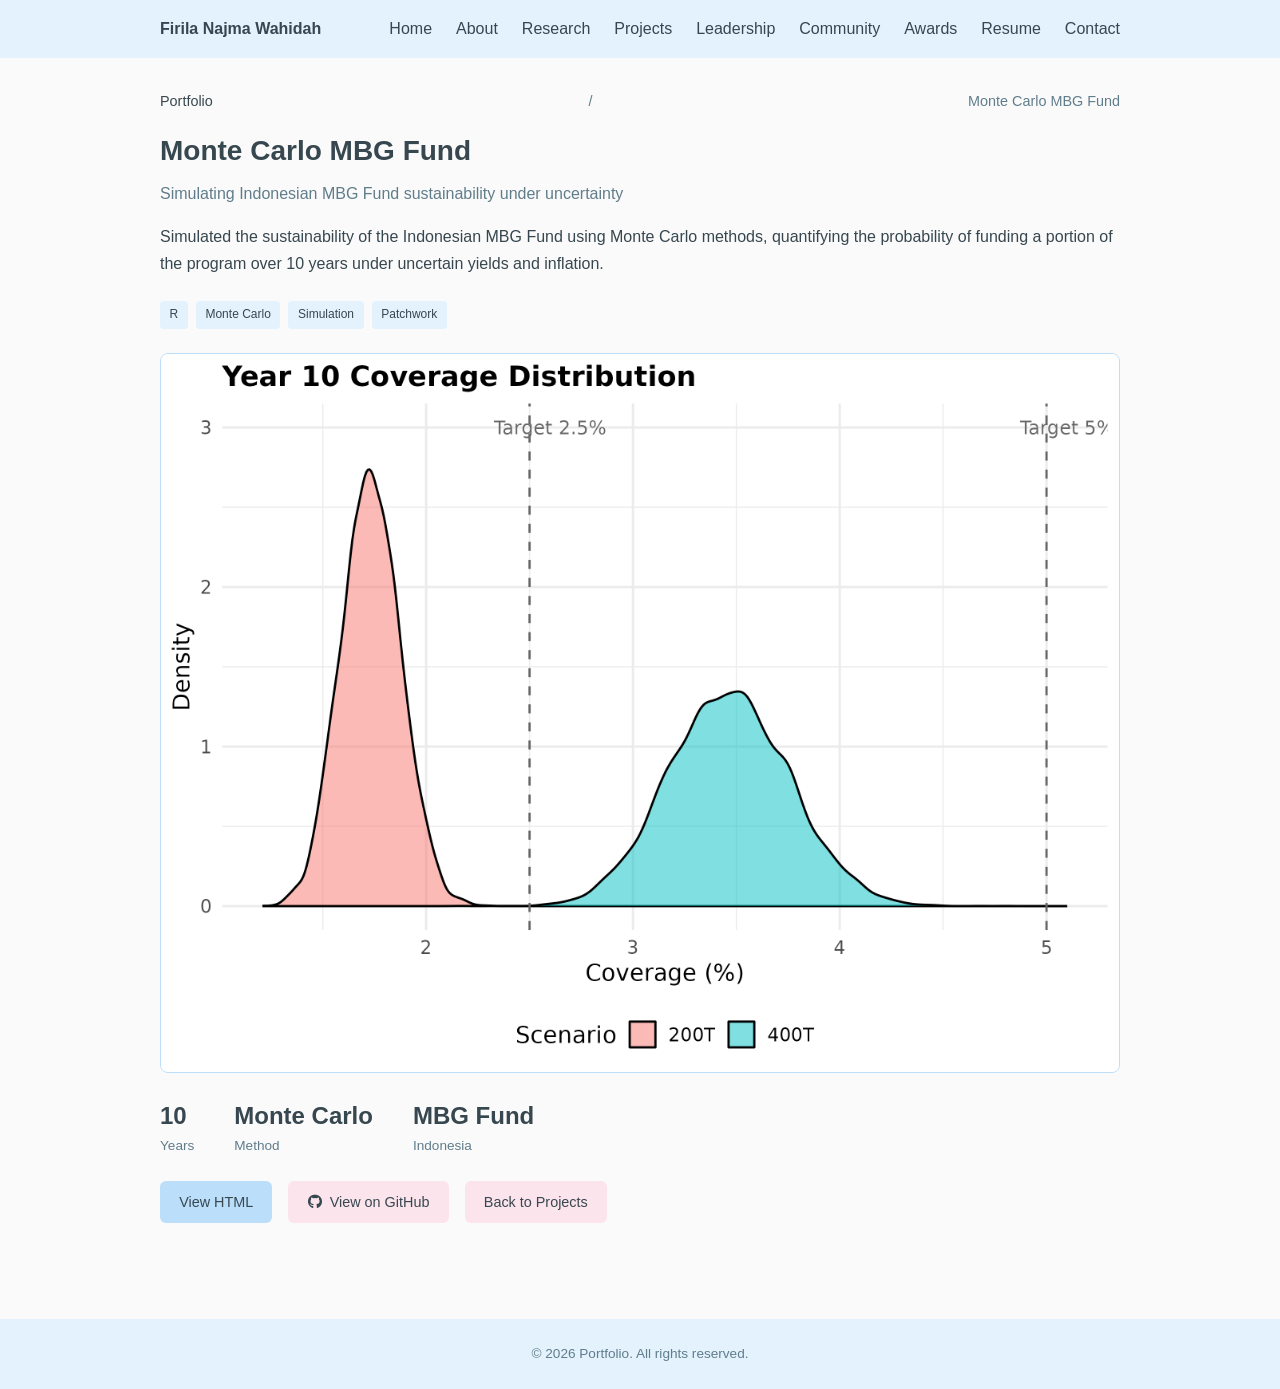
<file: project.html>
<!DOCTYPE html>
<html lang="en">
<head>
  <meta charset="UTF-8">
  <meta name="viewport" content="width=device-width, initial-scale=1.0">
  <title>Project | Data Science Portfolio</title>
  <link rel="stylesheet" href="css/style.css">
  <link rel="stylesheet" href="https://cdnjs.cloudflare.com/ajax/libs/font-awesome/6.5.1/css/all.min.css" integrity="sha512-DTOQO9RWCH3ppGqcWaEA1BIZOC6xxalwEsw9c2QQeAIftl+Vegovlnee1c9QX4TctnWMn13TZye+giMm8e2LwA==" crossorigin="anonymous" referrerpolicy="no-referrer" />
</head>
<body>
  <header>
    <nav>
      <a href="index.html" class="logo">Firila Najma Wahidah</a>
      <ul>
        <li><a href="index.html#home">Home</a></li>
        <li><a href="index.html#about">About</a></li>
        <li><a href="index.html#research">Research</a></li>
        <li><a href="index.html#projects">Projects</a></li>
        <li><a href="index.html#leadership">Leadership</a></li>
        <li><a href="index.html#community">Community</a></li>
        <li><a href="index.html#awards">Awards</a></li>
        <li><a href="index.html#resume">Resume</a></li>
        <li><a href="index.html#contact">Contact</a></li>
      </ul>
    </nav>
  </header>

  <main class="project-detail">
    <div id="project-content">
    <nav class="breadcrumb" aria-label="Breadcrumb">
      <a href="index.html">Portfolio</a>
      <span aria-hidden="true">/</span>
      <span id="breadcrumb-title">Project</span>
    </nav>

    <h1 id="project-title">Project</h1>
    <p class="subtitle" id="project-subtitle"></p>

    <p class="description" id="project-description"></p>

    <div class="tags" id="project-tags"></div>

    <div class="project-viz">
      <img id="project-image" src="" alt="" />
    </div>

    <div class="metrics" id="project-metrics"></div>

    <div class="project-actions" id="project-actions">
      <a id="link-notebook" href="index.html#projects" class="btn">View HTML</a>
      <a id="link-github" href="https://github.com/firilanjm" target="_blank" rel="noopener noreferrer" class="btn btn-secondary">
        <i class="fa-brands fa-github"></i> View on GitHub
      </a>
      <a href="index.html#projects" class="btn btn-secondary">Back to Projects</a>
    </div>
    </div>
    <div id="no-project-message" class="no-project-message" style="display: none;">
      <p>Select a project from the <a href="index.html#projects">portfolio</a>.</p>
    </div>
  </main>

  <footer>
    <p>&copy; 2026 Portfolio. All rights reserved.</p>
  </footer>

  <script>
    const PROJECTS = {
      mbg: {
        title: 'Monte Carlo MBG Fund',
        subtitle: 'Simulating Indonesian MBG Fund sustainability under uncertainty',
        description: 'Simulated the sustainability of the Indonesian MBG Fund using Monte Carlo methods, quantifying the probability of funding a portion of the program over 10 years under uncertain yields and inflation.',
        tags: ['R', 'Monte Carlo', 'Simulation', 'Patchwork'],
        image: 'images/mbg.png',
        imageAlt: 'Monte Carlo MBG visualization',
        notebook: 'notebooks/mbg-monte-carlo.html',
        github: 'https://github.com/firilanjm/monte-carlo-mbg',
        metrics: [
          { value: '10', label: 'Years' },
          { value: 'Monte Carlo', label: 'Method' },
          { value: 'MBG Fund', label: 'Indonesia' }
        ]
      },
      creditcard: {
        title: 'Credit Card Fraud Detection',
        subtitle: 'ML-based detection of fraudulent transactions',
        description: 'Built a machine learning model to detect fraudulent transactions with high precision and recall, identifying key transaction patterns.',
        tags: ['Python', 'Classification', 'Random Forest', 'XGBoost', 'CatBoost', 'LightGBM', 'Scikit-learn'],
        image: 'images/creditcard.png',
        imageAlt: 'Credit card fraud detection',
        notebook: 'notebooks/creditcard.html',
        github: 'https://github.com/firilanjm/credit-card-fraud-detection',
        metrics: [
          { value: 'High', label: 'Precision' },
          { value: 'High', label: 'Recall' },
          { value: 'ML', label: 'Classification' }
        ]
      },
      nlp: {
        title: 'NLP Twitter Sentiment Analysis',
        subtitle: 'Public sentiment toward brands and games from Twitter',
        description: 'This project analyzes public sentiment toward multiple brands and games using Twitter data.',
        tags: ['Python', 'NLP', 'TF-IDF', 'Logistic Regression', 'Matplotlib', 'Seaborn', 'WordCloud'],
        image: 'images/nlp.png',
        imageAlt: 'NLP sentiment analysis',
        notebook: 'notebooks/twitter_sentiment.html',
        github: 'https://github.com/firilanjm/twitter-sentiment-analysis',
        metrics: [
          { value: 'Twitter', label: 'Data' },
          { value: 'Sentiment', label: 'Analysis' },
          { value: 'NLP', label: 'Focus' }
        ]
      },
      business: {
        title: 'Business Forecasting in Vancouver',
        subtitle: '1st place — Dataquest Competition',
        description: 'Developed predictive models for business performance forecasting; awarded 1st place in the Dataquest Competition. Contributed to time-series modeling, data cleaning, and visualization.',
        tags: ['Pandas', 'Time Series', 'Forecasting', 'Team Project'],
        image: 'images/business.png',
        imageAlt: 'Business forecasting',
        notebook: 'notebooks/business.html',
        github: 'https://github.com/ShawnGabriel/dataquest-svm',
        metrics: [
          { value: '1st', label: 'Place' },
          { value: 'Time Series', label: 'Modeling' },
          { value: 'Vancouver', label: 'Focus' }
        ]
      },
      ecommerce: {
        title: 'E-commerce Customer Analysis',
        subtitle: 'Behavior and purchasing patterns for marketing & inventory',
        description: 'Explored customer behavior and purchasing patterns, generating actionable insights for marketing and inventory management.',
        tags: ['SQL', 'Tableau', 'Python', 'Data Analysis'],
        image: 'images/ecommerce.png',
        imageAlt: 'E-commerce analysis',
        notebook: 'notebooks/ecommerce_analytics.html',
        github: 'https://github.com/firilanjm/ecommerce-analysis',
        metrics: [
          { value: 'Customer', label: 'Behavior' },
          { value: 'Marketing', label: 'Insights' },
          { value: 'SQL', label: '& Tableau' }
        ]
      },
      seismic: {
        title: 'Seismic Research Analysis',
        subtitle: 'Earthquake parameters and transferability to Pacific Northwest',
        description: 'Analyzed seismic data from Türkiye to identify statistical relationships among earthquake parameters, including magnitude and depth, and assess transferability of patterns to Pacific Northwest.',
        tags: ['R', 'Data Analysis', 'Statistical Modeling'],
        image: 'images/seismic.png',
        imageAlt: 'Seismic research',
        notebook: 'notebooks/seismic-risk.html',
        github: 'https://github.com/firilanjm/seismic-research',
        metrics: [
          { value: 'Türkiye', label: 'Data' },
          { value: 'Magnitude', label: '& Depth' },
          { value: 'R', label: 'Analysis' }
        ]
      }
    };

    function getProjectId() {
      const params = new URLSearchParams(window.location.search);
      const p = params.get('p');
      return PROJECTS[p] ? p : 'mbg';
    }

    function renderProject(id) {
      const project = PROJECTS[id];
      if (!project) return;

      document.title = project.title + ' | Data Science Portfolio';
      document.getElementById('breadcrumb-title').textContent = project.title;
      document.getElementById('project-title').textContent = project.title;
      document.getElementById('project-subtitle').textContent = project.subtitle;
      document.getElementById('project-description').textContent = project.description;

      const tagsEl = document.getElementById('project-tags');
      tagsEl.innerHTML = project.tags.map(t => '<span>' + t + '</span>').join('');

      const img = document.getElementById('project-image');
      img.src = project.image;
      img.alt = project.imageAlt;

      const metricsEl = document.getElementById('project-metrics');
      metricsEl.innerHTML = project.metrics.map(m =>
        '<div class="metric"><span class="value">' + m.value + '</span><span class="label">' + m.label + '</span></div>'
      ).join('');

      const notebookLink = document.getElementById('link-notebook');
      notebookLink.href = project.notebook;
      notebookLink.textContent = 'View HTML';

      const githubLink = document.getElementById('link-github');
      githubLink.href = project.github;
    }

    renderProject(getProjectId());
  </script>
  <script src="js/main.js"></script>
</body>
</html>
</file>
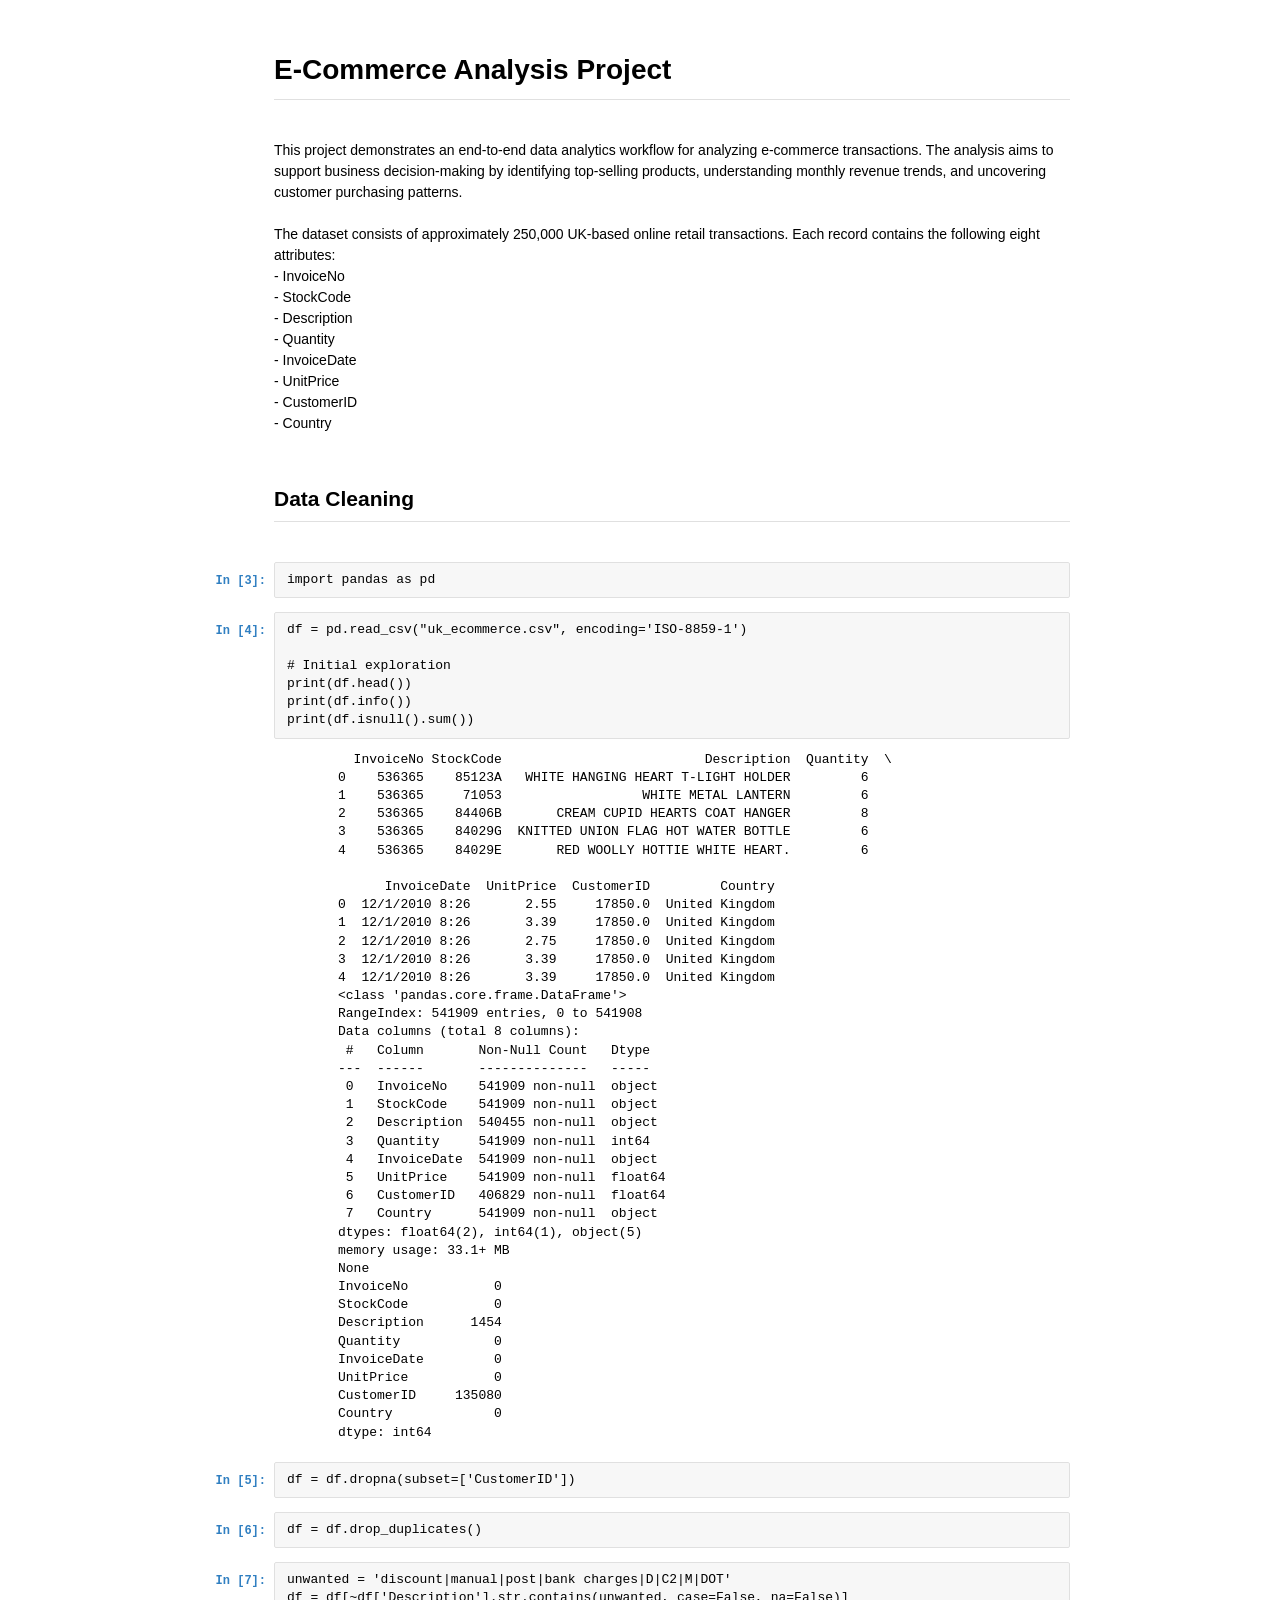
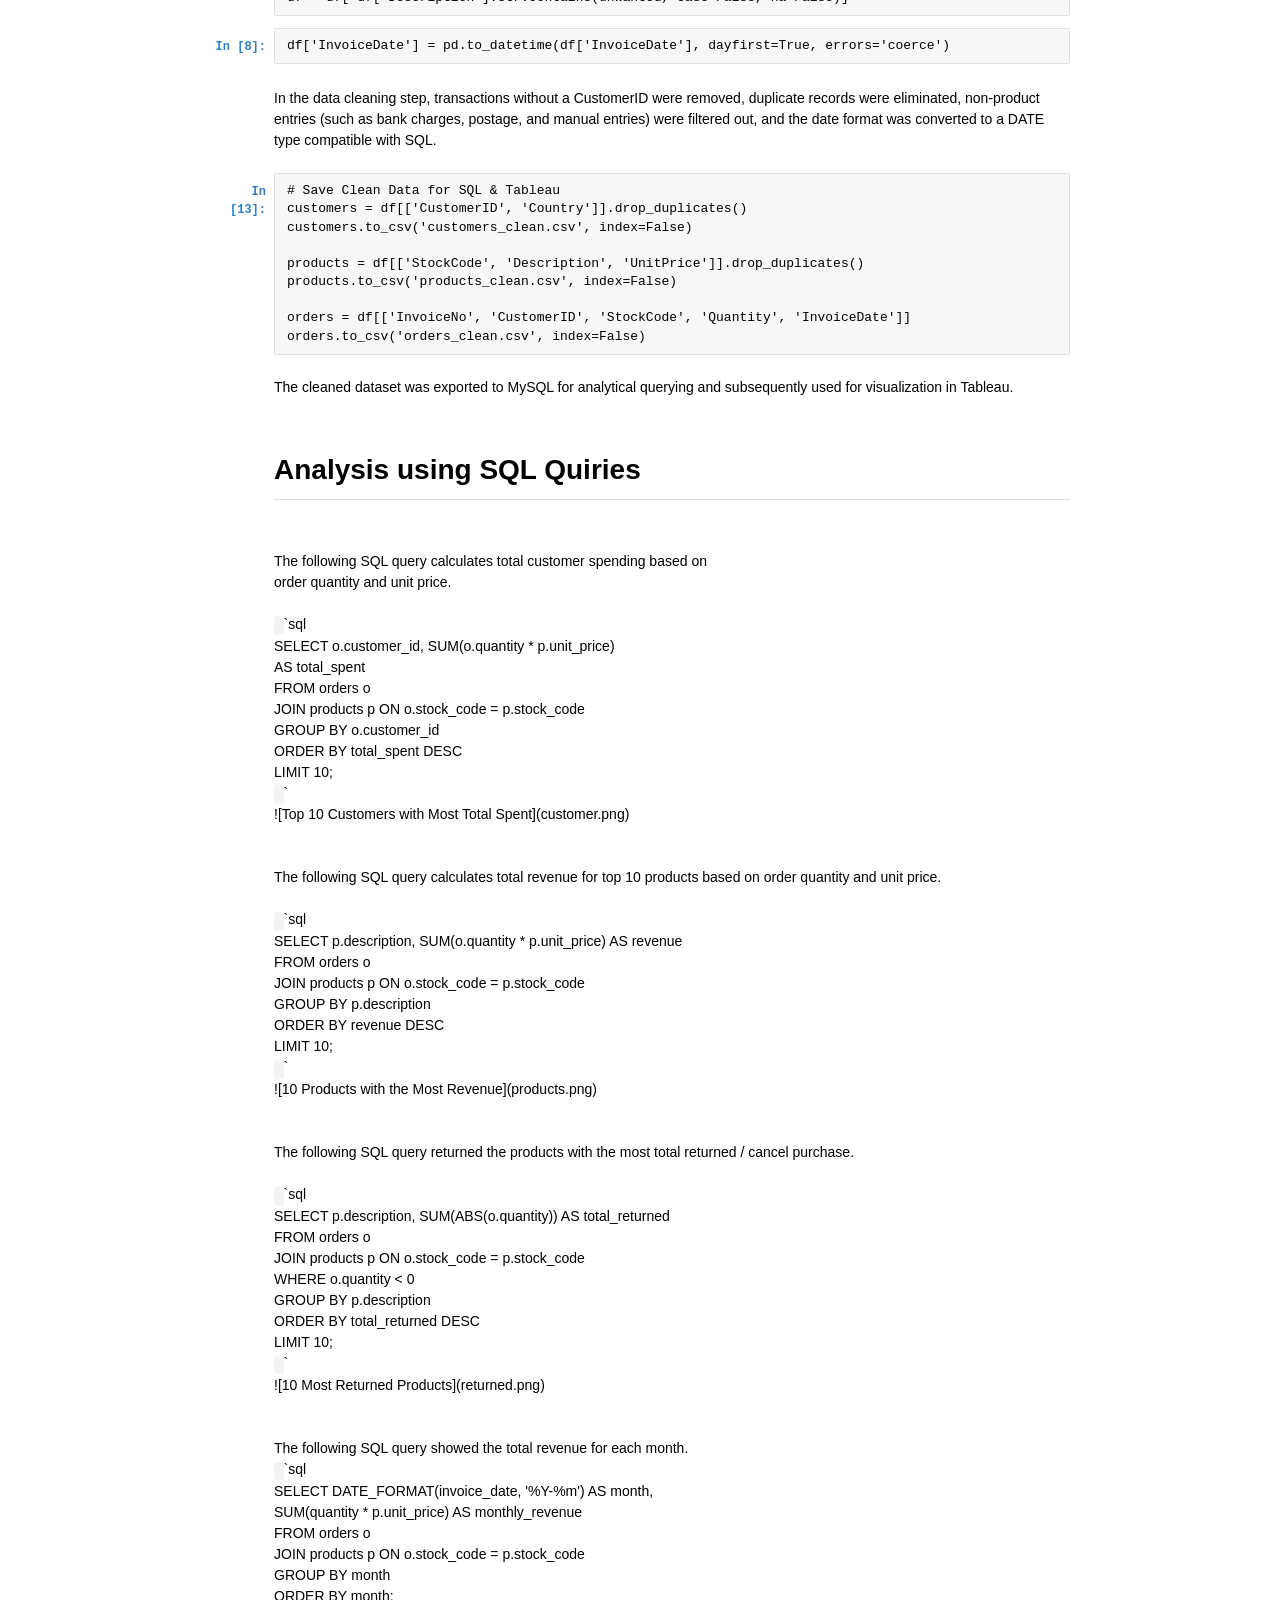
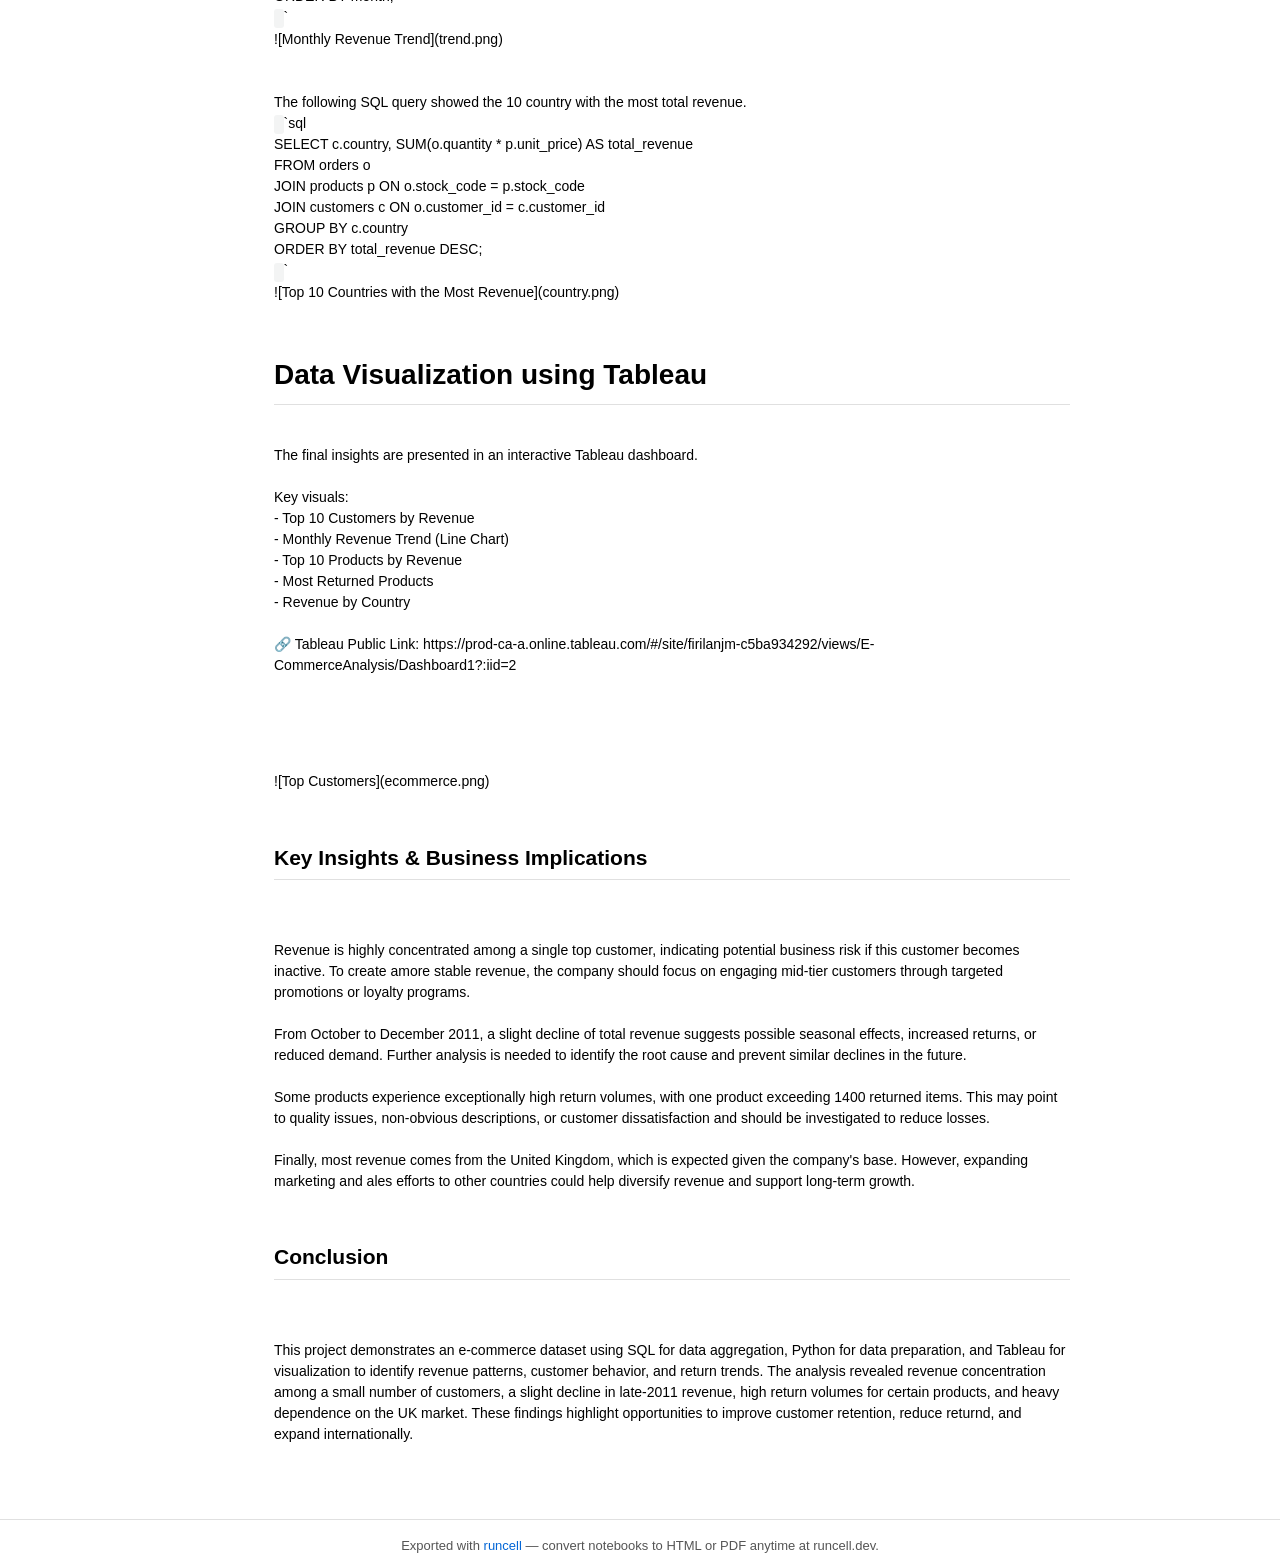
<file: notebooks/ecommerce_analytics.html>
<!DOCTYPE html>
<html lang="en">
<head>
    <meta charset="UTF-8">
    <meta name="viewport" content="width=device-width, initial-scale=1.0">
    <title>Jupyter Notebook — generated with runcell</title>
    <meta name="description" content="Exported with runcell — convert .ipynb notebooks to HTML or PDF anytime at runcell.dev." />
    <meta name="generator" content="runcell" />
    <style>
        :root {
            --jp-code-font-family: 'SFMono-Regular', Menlo, Consolas, 'Liberation Mono', monospace;
            --jp-content-font-family: -apple-system, BlinkMacSystemFont, 'Segoe UI', Helvetica, Arial, sans-serif;
            --jp-cell-prompt-width: 64px;
            --jp-input-prompt-color: #307fc1;
            --jp-output-prompt-color: #bf5b3d;
            --jp-cell-input-bg: #f7f7f7;
            --jp-layout-color0: #ffffff;
            --jp-layout-color1: #f7f7f7;
            --jp-border-color1: #e0e0e0;
            --jp-content-font-color0: #000000;
            --jp-content-font-color1: #333333;
        }

        * {
            box-sizing: border-box;
        }

        body {
            font-family: var(--jp-content-font-family);
            font-size: 14px;
            line-height: 1.5;
            color: var(--jp-content-font-color0);
            background-color: var(--jp-layout-color0);
            margin: 0;
            padding: 0;
        }

        .notebook-container {
            max-width: 900px;
            margin: 0 auto;
            padding: 20px;
        }

        /* Cell structure */
        .cell {
            display: flex;
            flex-direction: row;
            margin-bottom: 12px;
            position: relative;
        }

        .cell-prompt {
            min-width: var(--jp-cell-prompt-width);
            width: var(--jp-cell-prompt-width);
            font-family: var(--jp-code-font-family);
            font-size: 12px;
            padding: 10px 8px 10px 0;
            text-align: right;
            flex-shrink: 0;
            user-select: none;
        }

        .cell-content {
            flex: 1;
            min-width: 0;
            overflow: hidden;
        }

        /* Input prompt styling - Jupyter blue */
        .input-prompt {
            color: var(--jp-input-prompt-color);
            font-weight: bold;
        }

        /* Output prompt styling - Jupyter red/orange */
        .output-prompt {
            color: var(--jp-output-prompt-color);
            font-weight: bold;
        }

        /* Code cell input area */
        .input-area {
            background-color: var(--jp-cell-input-bg);
            border: 1px solid var(--jp-border-color1);
            border-radius: 2px;
            padding: 8px 12px;
            overflow-x: auto;
        }

        .input-area pre {
            margin: 0;
            font-family: var(--jp-code-font-family);
            font-size: 13px;
            line-height: 1.4;
            white-space: pre-wrap;
            word-wrap: break-word;
        }

        /* Output area */
        .output-area {
            margin-top: 0;
        }

        .output-wrapper {
            display: flex;
            flex-direction: row;
            margin-top: 4px;
        }

        .output-content {
            flex: 1;
            min-width: 0;
            padding: 8px 0;
        }

        .output-content pre {
            margin: 0;
            font-family: var(--jp-code-font-family);
            font-size: 13px;
            line-height: 1.4;
            white-space: pre-wrap;
            word-wrap: break-word;
        }

        /* Stream output (stdout/stderr) */
        .output-stream {
            font-family: var(--jp-code-font-family);
            font-size: 13px;
            line-height: 1.4;
            white-space: pre-wrap;
            word-wrap: break-word;
        }

        .output-stderr {
            background-color: #fdd;
            padding: 8px 12px;
            border-radius: 2px;
        }

        /* Execute result / display data */
        .output-result {
            padding: 4px 0;
        }

        .output-result pre {
            margin: 0;
            font-family: var(--jp-code-font-family);
            font-size: 13px;
        }

        /* Image output */
        .output-image {
            max-width: 100%;
            height: auto;
            display: block;
        }

        /* HTML output (DataFrames, etc.) */
        .output-html {
            overflow-x: auto;
        }

        .output-html table {
            border-collapse: collapse;
            font-size: 13px;
            font-family: var(--jp-content-font-family);
        }

        .output-html table th,
        .output-html table td {
            border: 1px solid #ddd;
            padding: 6px 10px;
            text-align: left;
        }

        .output-html table th {
            background-color: #f5f5f5;
            font-weight: 600;
        }

        .output-html table tr:nth-child(even) {
            background-color: #fafafa;
        }

        /* Error output */
        .output-error {
            background-color: #fff0f0;
            padding: 8px 12px;
            border-radius: 2px;
            font-family: var(--jp-code-font-family);
            font-size: 13px;
            white-space: pre-wrap;
        }

        /* Markdown cell styling */
        .markdown-cell {
            padding: 10px 0;
        }

        .markdown-cell h1 {
            font-size: 2em;
            font-weight: 600;
            margin: 0.67em 0;
            padding-bottom: 0.3em;
            border-bottom: 1px solid var(--jp-border-color1);
        }

        .markdown-cell h2 {
            font-size: 1.5em;
            font-weight: 600;
            margin: 0.83em 0;
            padding-bottom: 0.3em;
            border-bottom: 1px solid var(--jp-border-color1);
        }

        .markdown-cell h3 {
            font-size: 1.25em;
            font-weight: 600;
            margin: 1em 0;
        }

        .markdown-cell h4 {
            font-size: 1em;
            font-weight: 600;
            margin: 1.33em 0;
        }

        .markdown-cell h5 {
            font-size: 0.875em;
            font-weight: 600;
            margin: 1.67em 0;
        }

        .markdown-cell h6 {
            font-size: 0.85em;
            font-weight: 600;
            margin: 2.33em 0;
            color: #6a737d;
        }

        .markdown-cell p {
            margin: 0 0 16px 0;
            line-height: 1.6;
        }

        .markdown-cell code {
            font-family: var(--jp-code-font-family);
            font-size: 85%;
            background-color: rgba(27, 31, 35, 0.05);
            padding: 0.2em 0.4em;
            border-radius: 3px;
        }

        .markdown-cell pre {
            background-color: var(--jp-cell-input-bg);
            border: 1px solid var(--jp-border-color1);
            border-radius: 3px;
            padding: 16px;
            overflow-x: auto;
            font-size: 85%;
            line-height: 1.45;
        }

        .markdown-cell pre code {
            background-color: transparent;
            padding: 0;
            border-radius: 0;
            font-size: 100%;
        }

        .markdown-cell blockquote {
            margin: 0 0 16px 0;
            padding: 0 1em;
            color: #6a737d;
            border-left: 4px solid #dfe2e5;
        }

        .markdown-cell ul,
        .markdown-cell ol {
            margin: 0 0 16px 0;
            padding-left: 2em;
        }

        .markdown-cell li {
            margin: 0.25em 0;
        }

        .markdown-cell a {
            color: #0366d6;
            text-decoration: none;
        }

        .markdown-cell a:hover {
            text-decoration: underline;
        }

        .markdown-cell hr {
            border: 0;
            border-top: 1px solid var(--jp-border-color1);
            margin: 24px 0;
        }

        .markdown-cell img {
            max-width: 100%;
            height: auto;
        }

        .markdown-cell table {
            border-collapse: collapse;
            margin: 0 0 16px 0;
        }

        .markdown-cell table th,
        .markdown-cell table td {
            border: 1px solid #dfe2e5;
            padding: 6px 13px;
        }

        .markdown-cell table th {
            font-weight: 600;
            background-color: #f6f8fa;
        }

        .markdown-cell table tr:nth-child(2n) {
            background-color: #f6f8fa;
        }

        /* Raw cell styling */
        .raw-cell {
            background-color: var(--jp-layout-color1);
            border: 1px solid var(--jp-border-color1);
            border-radius: 2px;
            padding: 8px 12px;
            font-family: var(--jp-code-font-family);
            font-size: 13px;
            white-space: pre-wrap;
        }

        /* Empty prompt placeholder */
        .prompt-empty {
            color: transparent;
        }

        .export-footer {
            margin-top: 32px;
            padding-top: 16px;
            border-top: 1px solid var(--jp-border-color1);
            color: #555;
            font-size: 13px;
            text-align: center;
        }

        .export-footer a {
            color: #0366d6;
            text-decoration: none;
        }

        .export-footer a:hover {
            text-decoration: underline;
        }
    </style>
</head>
<body>
    <div class="notebook-container">
        <div class="cell cell-markdown">
            <div class="cell-prompt prompt-empty">&nbsp;</div>
            <div class="cell-content">
                <div class="markdown-cell"><h1>E-Commerce Analysis Project</h1><br>This project demonstrates an end-to-end data analytics workflow for analyzing e-commerce transactions. The analysis aims to support business decision-making by identifying top-selling products, understanding monthly revenue trends, and uncovering customer purchasing patterns.<br><br>The dataset consists of approximately 250,000 UK-based online retail transactions. Each record contains the following eight attributes:<br>- InvoiceNo<br>- StockCode<br>- Description<br>- Quantity<br>- InvoiceDate<br>- UnitPrice<br>- CustomerID<br>- Country<br></div>
            </div>
        </div>
        <div class="cell cell-markdown">
            <div class="cell-prompt prompt-empty">&nbsp;</div>
            <div class="cell-content">
                <div class="markdown-cell"><h2>Data Cleaning</h2></div>
            </div>
        </div>
        <div class="cell cell-code">
            <div class="cell-prompt input-prompt">In [3]:</div>
            <div class="cell-content">
                <div class="input-area"><pre>import pandas as pd</pre></div>
            </div>
        </div>
        <div class="cell cell-code">
            <div class="cell-prompt input-prompt">In [4]:</div>
            <div class="cell-content">
                <div class="input-area"><pre>df = pd.read_csv("uk_ecommerce.csv", encoding='ISO-8859-1')

# Initial exploration
print(df.head())
print(df.info())
print(df.isnull().sum())</pre></div>
                <div class="output-area">
                    <div class="output-wrapper">
                        <div class="cell-prompt output-prompt"></div>
                        <div class="output-content">
                            <div class="output-stream">  InvoiceNo StockCode                          Description  Quantity  \
0    536365    85123A   WHITE HANGING HEART T-LIGHT HOLDER         6   
1    536365     71053                  WHITE METAL LANTERN         6   
2    536365    84406B       CREAM CUPID HEARTS COAT HANGER         8   
3    536365    84029G  KNITTED UNION FLAG HOT WATER BOTTLE         6   
4    536365    84029E       RED WOOLLY HOTTIE WHITE HEART.         6   

      InvoiceDate  UnitPrice  CustomerID         Country  
0  12/1/2010 8:26       2.55     17850.0  United Kingdom  
1  12/1/2010 8:26       3.39     17850.0  United Kingdom  
2  12/1/2010 8:26       2.75     17850.0  United Kingdom  
3  12/1/2010 8:26       3.39     17850.0  United Kingdom  
4  12/1/2010 8:26       3.39     17850.0  United Kingdom  
&lt;class 'pandas.core.frame.DataFrame'&gt;
RangeIndex: 541909 entries, 0 to 541908
Data columns (total 8 columns):
 #   Column       Non-Null Count   Dtype  
---  ------       --------------   -----  
 0   InvoiceNo    541909 non-null  object 
 1   StockCode    541909 non-null  object 
 2   Description  540455 non-null  object 
 3   Quantity     541909 non-null  int64  
 4   InvoiceDate  541909 non-null  object 
 5   UnitPrice    541909 non-null  float64
 6   CustomerID   406829 non-null  float64
 7   Country      541909 non-null  object 
dtypes: float64(2), int64(1), object(5)
memory usage: 33.1+ MB
None
InvoiceNo           0
StockCode           0
Description      1454
Quantity            0
InvoiceDate         0
UnitPrice           0
CustomerID     135080
Country             0
dtype: int64
</div>
                        </div>
                    </div>
                </div>
            </div>
        </div>
        <div class="cell cell-code">
            <div class="cell-prompt input-prompt">In [5]:</div>
            <div class="cell-content">
                <div class="input-area"><pre>df = df.dropna(subset=['CustomerID'])</pre></div>
            </div>
        </div>
        <div class="cell cell-code">
            <div class="cell-prompt input-prompt">In [6]:</div>
            <div class="cell-content">
                <div class="input-area"><pre>df = df.drop_duplicates()</pre></div>
            </div>
        </div>
        <div class="cell cell-code">
            <div class="cell-prompt input-prompt">In [7]:</div>
            <div class="cell-content">
                <div class="input-area"><pre>unwanted = 'discount|manual|post|bank charges|D|C2|M|DOT'
df = df[~df['Description'].str.contains(unwanted, case=False, na=False)]</pre></div>
            </div>
        </div>
        <div class="cell cell-code">
            <div class="cell-prompt input-prompt">In [8]:</div>
            <div class="cell-content">
                <div class="input-area"><pre>df['InvoiceDate'] = pd.to_datetime(df['InvoiceDate'], dayfirst=True, errors='coerce')</pre></div>
            </div>
        </div>
        <div class="cell cell-markdown">
            <div class="cell-prompt prompt-empty">&nbsp;</div>
            <div class="cell-content">
                <div class="markdown-cell">In the data cleaning step, transactions without a CustomerID were removed, duplicate records were eliminated, non-product entries (such as bank charges, postage, and manual entries) were filtered out, and the date format was converted to a DATE type compatible with SQL.</div>
            </div>
        </div>
        <div class="cell cell-code">
            <div class="cell-prompt input-prompt">In [13]:</div>
            <div class="cell-content">
                <div class="input-area"><pre># Save Clean Data for SQL &amp; Tableau
customers = df[['CustomerID', 'Country']].drop_duplicates()
customers.to_csv('customers_clean.csv', index=False)

products = df[['StockCode', 'Description', 'UnitPrice']].drop_duplicates()
products.to_csv('products_clean.csv', index=False)

orders = df[['InvoiceNo', 'CustomerID', 'StockCode', 'Quantity', 'InvoiceDate']]
orders.to_csv('orders_clean.csv', index=False)</pre></div>
            </div>
        </div>
        <div class="cell cell-markdown">
            <div class="cell-prompt prompt-empty">&nbsp;</div>
            <div class="cell-content">
                <div class="markdown-cell">The cleaned dataset was exported to MySQL for analytical querying and subsequently used for visualization in Tableau.</div>
            </div>
        </div>
        <div class="cell cell-markdown">
            <div class="cell-prompt prompt-empty">&nbsp;</div>
            <div class="cell-content">
                <div class="markdown-cell"><h1>Analysis using SQL Quiries</h1></div>
            </div>
        </div>
        <div class="cell cell-markdown">
            <div class="cell-prompt prompt-empty">&nbsp;</div>
            <div class="cell-content">
                <div class="markdown-cell">The following SQL query calculates total customer spending based on<br>order quantity and unit price.<br><br><code></code>`sql<br>SELECT o.customer_id, SUM(o.quantity * p.unit_price)<br>AS total_spent<br>FROM orders o<br>JOIN products p ON o.stock_code = p.stock_code<br>GROUP BY o.customer_id<br>ORDER BY total_spent DESC<br>LIMIT 10;<br><code></code>`<br>![Top 10 Customers with Most Total Spent](customer.png)<br><br><br>The following SQL query calculates total revenue for top 10 products based on order quantity and unit price.<br><br><code></code>`sql<br>SELECT p.description, SUM(o.quantity * p.unit_price) AS revenue<br>FROM orders o<br>JOIN products p ON o.stock_code = p.stock_code<br>GROUP BY p.description<br>ORDER BY revenue DESC<br>LIMIT 10;<br><code></code>`<br>![10 Products with the Most Revenue](products.png)<br><br><br>The following SQL query returned the products with the most total returned / cancel purchase.<br><br><code></code>`sql<br>SELECT p.description, SUM(ABS(o.quantity)) AS total_returned<br>FROM orders o<br>JOIN products p ON o.stock_code = p.stock_code<br>WHERE o.quantity < 0<br>GROUP BY p.description<br>ORDER BY total_returned DESC<br>LIMIT 10;<br><code></code>`<br>![10 Most Returned Products](returned.png)<br><br><br>The following SQL query showed the total revenue for each month.<br><code></code>`sql<br>SELECT DATE_FORMAT(invoice_date, '%Y-%m') AS month, <br>       SUM(quantity * p.unit_price) AS monthly_revenue<br>FROM orders o<br>JOIN products p ON o.stock_code = p.stock_code<br>GROUP BY month<br>ORDER BY month;<br><code></code>`<br>![Monthly Revenue Trend](trend.png)<br><br><br>The following SQL query showed the 10 country with the most total revenue.<br><code></code>`sql<br>SELECT c.country, SUM(o.quantity * p.unit_price) AS total_revenue<br>FROM orders o<br>JOIN products p ON o.stock_code = p.stock_code<br>JOIN customers c ON o.customer_id = c.customer_id<br>GROUP BY c.country<br>ORDER BY total_revenue DESC;<br><code></code>`<br>![Top 10 Countries with the Most Revenue](country.png)</div>
            </div>
        </div>
        <div class="cell cell-markdown">
            <div class="cell-prompt prompt-empty">&nbsp;</div>
            <div class="cell-content">
                <div class="markdown-cell"><h1>Data Visualization using Tableau</h1><br>The final insights are presented in an interactive Tableau dashboard.<br><br>Key visuals:<br>- Top 10 Customers by Revenue<br>- Monthly Revenue Trend (Line Chart)<br>- Top 10 Products by Revenue<br>- Most Returned Products<br>- Revenue by Country<br><br>🔗 Tableau Public Link: https://prod-ca-a.online.tableau.com/#/site/firilanjm-c5ba934292/views/E-CommerceAnalysis/Dashboard1?:iid=2 <br><br><br><br></div>
            </div>
        </div>
        <div class="cell cell-markdown">
            <div class="cell-prompt prompt-empty">&nbsp;</div>
            <div class="cell-content">
                <div class="markdown-cell">![Top Customers](ecommerce.png)</div>
            </div>
        </div>
        <div class="cell cell-markdown">
            <div class="cell-prompt prompt-empty">&nbsp;</div>
            <div class="cell-content">
                <div class="markdown-cell"><h2>Key Insights & Business Implications</h2><br><br>Revenue is highly concentrated among a single top customer, indicating potential business risk if this customer becomes inactive. To create amore stable revenue, the company should focus on engaging mid-tier customers through targeted promotions or loyalty programs.<br><br>From October to December 2011, a slight decline of total revenue suggests possible seasonal effects, increased returns, or reduced demand. Further analysis is needed to identify the root cause and prevent similar declines in the future.<br><br>Some products experience exceptionally high return volumes, with one product exceeding 1400 returned items. This may point to quality issues, non-obvious descriptions, or customer dissatisfaction and should be investigated to reduce losses. <br><br>Finally, most revenue comes from the United Kingdom, which is expected given the company's base. However, expanding marketing and ales efforts to other countries could help diversify revenue and support long-term growth.</div>
            </div>
        </div>
        <div class="cell cell-markdown">
            <div class="cell-prompt prompt-empty">&nbsp;</div>
            <div class="cell-content">
                <div class="markdown-cell"><h2>Conclusion</h2><br><br>This project demonstrates an e-commerce dataset using SQL for data aggregation, Python for data preparation, and Tableau for visualization to identify revenue patterns, customer behavior, and return trends. The analysis revealed revenue concentration among a small number of customers, a slight decline in late-2011 revenue, high return volumes for certain products, and heavy dependence on the UK market. These findings highlight opportunities to improve customer retention, reduce returnd, and expand internationally. </div>
            </div>
        </div>
    </div>
    <footer class="export-footer">
        Exported with <a href="https://www.runcell.dev/tool/ipynb-to-html">runcell</a> — convert notebooks to HTML or PDF anytime at runcell.dev.
    </footer>
</body>
</html>
</file>
<file: style.css>
/* Portfolio — Firila Najma Wahidah */

:root {
  --white:       #FAFAF8;
  --off-white:   #F5F3F0;
  --cream:       #EDE9E4;
  --black:       #1A1A1A;
  --charcoal:    #2D2D2D;
  --grey-700:    #5C5C5C;
  --grey-500:    #8B8B8B;
  --grey-300:    #C8C4BE;
  --grey-100:    #E8E5E0;
  --rose:        #C4A99A;
  --rose-light:  #E8DDD6;
  --rose-glow:   rgba(196, 169, 154, 0.15);
  --font-serif:  'Cormorant Garamond', Georgia, serif;
  --font-sans:   'DM Sans', system-ui, sans-serif;
  --radius-sm:   6px;
  --radius-md:   12px;
  --radius-lg:   20px;
  --radius-full: 999px;
  --shadow-sm:   0 1px 3px rgba(26, 26, 26, 0.06);
  --shadow-md:   0 4px 20px rgba(26, 26, 26, 0.08);
  --shadow-lg:   0 12px 40px rgba(26, 26, 26, 0.1);
  --transition:  0.3s cubic-bezier(0.4, 0, 0.2, 1);
  --max-width:   1030px;
  --header-h:    72px;
  --section-pad: clamp(4rem, 7vw, 5.5rem);
}

*, *::before, *::after { box-sizing: border-box; margin: 0; padding: 0; }
html {
  scroll-behavior: smooth;
  scroll-padding-top: calc(var(--header-h) + 1.5rem);
  font-size: 16px;
}
body {
  font-family: var(--font-sans);
  background: var(--white);
  color: var(--charcoal);
  line-height: 1.7;
  -webkit-font-smoothing: antialiased;
  overflow-x: hidden;
}
body.nav-open { overflow: hidden; }
img, svg { display: block; max-width: 100%; height: auto; }
a { color: inherit; text-decoration: none; }
ul { list-style: none; }
button, input, textarea { font: inherit; border: none; outline: none; }
.container { width: 100%; max-width: var(--max-width); margin: 0 auto; padding: 0 clamp(1.25rem, 4vw, 2rem); }
em { font-style: italic; color: var(--rose); }

/* Accessibility */
.skip-link {
  position: absolute; top: -100%; left: 1rem; z-index: 200;
  padding: 0.75rem 1.25rem; background: var(--black); color: var(--white);
  font-size: 0.875rem; font-weight: 500; border-radius: var(--radius-sm);
  transition: top 0.2s ease;
}
.skip-link:focus {
  top: 1rem;
  outline: 2px solid var(--rose);
  outline-offset: 2px;
}
:focus-visible {
  outline: 2px solid var(--rose);
  outline-offset: 2px;
}
:focus:not(:focus-visible) { outline: none; }

@media (prefers-reduced-motion: reduce) {
  html { scroll-behavior: auto; }
  *, *::before, *::after {
    animation-duration: 0.01ms !important;
    animation-iteration-count: 1 !important;
    transition-duration: 0.01ms !important;
  }
  .reveal { opacity: 1; transform: none; }
  .hero__scroll svg { animation: 
  position: absolute;
  bottom: 4rem;
  left: 50%;
  transform: translateX(-50%); }
  .hero__badge-dot { animation: none; }
}

.hero {
  position: relative;
  padding-top: 2rem;
  padding-bottom: 5rem;
}

.hero__scroll {
  position: absolute;
  bottom: 1.5rem;
  left: 50%;
  transform: translateX(-50%);

  display: flex;
  flex-direction: column;
  align-items: center;
  gap: 0.35rem;

  font-size: 0.7rem;
  font-weight: 500;
  letter-spacing: 0.12em;
  text-transform: uppercase;
  color: var(--grey-500);

  transition: color var(--transition);
}

.hero__scroll:hover {
  color: var(--black);
}

.hero__scroll svg {
  animation: bounce 2s infinite;
}

@keyframes bounce {
  0%, 100% {
    transform: translateY(0);
  }

  50% {
    transform: translateY(4px);
  }
}

.header {
  position: fixed; top: 0; left: 0; right: 0; z-index: 100;
  background: rgba(250, 250, 248, 0.85);
  backdrop-filter: blur(16px);
  -webkit-backdrop-filter: blur(16px);
  border-bottom: 1px solid transparent;
  transition: border-color var(--transition), box-shadow var(--transition);
}
.header--scrolled { border-color: var(--grey-100); box-shadow: var(--shadow-sm); }
.nav { display: flex; align-items: center; justify-content: space-between; height: var(--header-h); }
.nav__logo { display: flex; align-items: center; gap: 0.75rem; }
.nav__monogram {
  display: flex; align-items: center; justify-content: center;
  width: 36px; height: 36px; border-radius: var(--radius-full);
  background: var(--black); color: var(--white);
  font-family: var(--font-serif); font-size: 0.85rem; font-weight: 500; letter-spacing: 0.05em;
}
.nav__monogram-img {
  width: 36px;
  height: 36px;
  border-radius: 50%;
  object-fit: cover;
}
.nav__name { font-family: var(--font-serif); font-size: 1.05rem; font-weight: 500; color: var(--black); }
.nav__links { display: flex; align-items: center; gap: 1.15rem; }
.nav__links a {
  font-size: 0.78rem; color: var(--grey-700); letter-spacing: 0.02em;
  transition: color var(--transition); position: relative;
}
.nav__links a.nav__link::after {
  content: ''; position: absolute; bottom: -4px; left: 0;
  width: 0; height: 1px; background: var(--rose); transition: width var(--transition);
}
.nav__links a:hover { color: var(--black); }
.nav__links a.nav__link:hover::after { width: 100%; }
.nav__links a.nav__link--active { color: var(--black); font-weight: 500; }
.nav__links a.nav__link--active::after { width: 100%; }
.nav__github { display: flex; color: var(--grey-500) !important; }
.nav__github:hover { color: var(--black) !important; }
.nav__github::after { display: none !important; }
.nav__toggle { display: none; flex-direction: column; gap: 5px; background: none; cursor: pointer; padding: 8px; border-radius: var(--radius-sm); }
.nav__toggle:focus-visible { outline: 2px solid var(--rose); outline-offset: 2px; }
.nav__toggle span { display: block; width: 22px; height: 1.5px; background: var(--black); }

.btn {
  display: inline-flex; align-items: center; justify-content: center;
  padding: 0.8rem 1.75rem; font-size: 0.875rem; font-weight: 500;
  letter-spacing: 0.03em; border-radius: var(--radius-full); cursor: pointer;
  transition: all var(--transition); white-space: nowrap;
}
.btn--primary { background: var(--black); color: var(--white); border: 1.5px solid var(--black); }
.btn--primary:hover { background: var(--charcoal); transform: translateY(-1px); box-shadow: var(--shadow-md); }
.btn--ghost { background: transparent; color: var(--charcoal); border: 1.5px solid var(--grey-300); }
.btn--ghost:hover { border-color: var(--black); color: var(--black); }
.btn--sm { padding: 0.6rem 1.25rem; font-size: 0.8rem; }
.btn--full { width: 100%; }

.hero__avatar img {
  width: 100%;
  height: 100%;
  object-fit: cover;
  object-position: center top;
}

.hero {
  padding-top: 2rem;
  padding-bottom: 3rem;
}
.hero > .container:last-of-type { margin-top: 2rem; }
.hero__bg {
  position: absolute; inset: 0;
  background:
    radial-gradient(ellipse 60% 50% at 80% 20%, var(--rose-glow), transparent),
    radial-gradient(ellipse 40% 40% at 10% 80%, rgba(232, 221, 214, 0.3), transparent);
  pointer-events: none;
}
.hero__inner {
  display: grid;
  grid-template-columns: 1.25fr 0.75fr;
  align-items: start;
  gap: 5rem;
  padding-top: 3rem;
}
.hero__title {
  font-family: var(--font-serif); font-size: clamp(2.25rem, 4.5vw, 3.5rem);
  font-weight: 500; line-height: 1.15; color: var(--black); margin-bottom: 0.85rem;
  letter-spacing: -0.01em;
}
.hero__headline {
  font-size: clamp(0.85rem, 1.8vw, 0.95rem); font-weight: 500;
  letter-spacing: 0.04em; color: var(--rose); margin-bottom: 1.5rem;
  line-height: 1.5;
}
.hero__eyebrow {
  font-size: 0.8rem; font-weight: 500; letter-spacing: 0.12em;
  text-transform: uppercase; color: var(--rose); margin-bottom: 1.25rem;
}
.hero__title em { font-style: italic; color: var(--grey-500); }
.hero__desc { font-size: 1.05rem; color: var(--grey-700); max-width: 520px; margin-bottom: 2rem; font-weight: 300; line-height: 1.75; }
.hero__actions { display: flex; gap: 0.75rem; flex-wrap: wrap; margin-bottom: 2.75rem; }
.hero__actions .btn { font-size: 0.82rem; padding: 0.75rem 1.4rem; }
.hero__stats { display: flex; align-items: center; gap: 2rem; padding-top: 2rem; border-top: 1px solid var(--grey-100); }
.stat__num { display: block; font-family: var(--font-serif); font-size: 1.75rem; font-weight: 500; color: var(--black); line-height: 1; }
.stat__label { font-size: 0.75rem; color: var(--grey-500); letter-spacing: 0.05em; text-transform: uppercase; margin-top: 0.25rem; }
.stat__divider { width: 1px; height: 36px; background: var(--grey-100); }
.hero__visual {
  display: flex;
  justify-content: center;
  align-items: flex-start;
  padding-top: 1rem;
}

.hero__frame {
  width: min(300px, 100%);
  position: relative;
}

.hero__avatar {
  width: 100%;
  overflow: hidden;
  border-radius: 28px;
}

.hero__avatar img {
  display: block;
  width: 100%;
  height: auto;
  object-fit: cover;
}
.hero__badge {
  position: absolute; bottom: -12px; left: 50%; transform: translateX(-50%);
  display: flex; align-items: center; gap: 0.5rem; padding: 0.5rem 1.25rem;
  background: var(--white); border: 1px solid var(--grey-100); border-radius: var(--radius-full);
  font-size: 0.78rem; font-weight: 500; color: var(--grey-700); box-shadow: var(--shadow-md); white-space: nowrap;
}
.hero__badge-dot { width: 7px; height: 7px; border-radius: 50%; background: #6BAA75; animation: pulse 2s infinite; }
@keyframes pulse { 0%, 100% { opacity: 1; } 50% { opacity: 0.4; } }
.hero__scroll {
  position: absolute; bottom: 2rem; left: 50%; transform: translateX(-50%);
  display: flex; flex-direction: column; align-items: center; gap: 0.35rem;
  font-size: 0.7rem; letter-spacing: 0.12em; text-transform: uppercase; color: var(--grey-500);
}
.hero__scroll svg { animation: bounce 2s infinite; }
@keyframes bounce { 0%, 100% { transform: translateY(0); } 50% { transform: translateY(4px); } }
.hero__content {
  max-width: 720px;
}

.hero__desc {
  max-width: 680px;
}

.section { padding: var(--section-pad) 0; background: var(--white); }
.section--alt { background: var(--off-white); }
.section__tag {
  display: inline-block; font-size: 0.72rem; font-weight: 600;
  letter-spacing: 0.12em; text-transform: uppercase; color: var(--rose); margin-bottom: 0.75rem;
}
.section__title { font-family: var(--font-serif); font-size: clamp(1.85rem, 3.5vw, 2.75rem); font-weight: 500; color: var(--black); line-height: 1.2; }
.section__desc { color: var(--grey-700); font-weight: 300; max-width: 560px; margin-top: 1rem; font-size: 1rem; line-height: 1.75; }
.section__header { margin-bottom: clamp(2.5rem, 5vw, 3.5rem); }
.section__header--row { display: flex; align-items: flex-end; justify-content: space-between; gap: 2rem; flex-wrap: wrap; }
.section__header--row .section__desc { margin-top: 0.75rem; }

/* Journey narrative */
.journey {
  display: flex; align-items: stretch; justify-content: center; flex-wrap: wrap;
  gap: 0.5rem 0.25rem; margin-bottom: 1.5rem; padding: 1.25rem;
  background: var(--off-white); border: 1px solid var(--grey-100);
  border-radius: var(--radius-lg);
}
.journey__step {
  display: flex; flex-direction: column; align-items: center; text-align: center;
  padding: 0.75rem 1rem; border-radius: var(--radius-md);
  transition: background var(--transition), transform var(--transition);
  flex: 1; min-width: 140px;
}
.journey__step:hover { background: var(--white); transform: translateY(-1px); }
.journey__num {
  font-family: var(--font-serif); font-size: 0.85rem; font-weight: 600;
  color: var(--rose); margin-bottom: 0.25rem;
}
.journey__label {
  font-size: 0.82rem; font-weight: 600; color: var(--black); line-height: 1.3;
}
.journey__hint {
  font-size: 0.7rem; color: var(--grey-500); margin-top: 0.2rem;
}
.journey__arrow {
  display: flex; align-items: center; color: var(--grey-300);
  font-size: 1rem; padding: 0 0.15rem; align-self: center;
}

/* Highlights ribbon */
.highlights {
  display: grid; grid-template-columns: repeat(4, 1fr); gap: 1rem;
  padding: 1.5rem; background: var(--white);
  border: 1px solid var(--grey-100); border-radius: var(--radius-lg);
  box-shadow: var(--shadow-sm);
}
.highlight {
  display: flex; align-items: flex-start; gap: 0.75rem; padding: 0.5rem;
}
.highlight__icon {
  flex-shrink: 0; width: 36px; height: 36px; display: flex; align-items: center; justify-content: center;
  background: var(--off-white); border: 1px solid var(--grey-100); border-radius: var(--radius-md);
  color: var(--rose);
}
.highlight strong { display: block; font-size: 0.82rem; font-weight: 600; color: var(--black); margin-bottom: 0.15rem; }
.highlight span { font-size: 0.75rem; color: var(--grey-500); line-height: 1.4; }

.about__grid { display: grid; grid-template-columns: 1fr 1fr; gap: 4rem; align-items: start; }
.about__lead { font-family: var(--font-serif); font-size: 1.35rem; line-height: 1.6; color: var(--black); margin-bottom: 1.25rem; }
.about__text p { color: var(--grey-700); margin-bottom: 1rem; font-weight: 300; }
.about__link {
  display: inline-flex; align-items: center; gap: 0.5rem; margin-top: 1.5rem;
  font-size: 0.875rem; font-weight: 500; color: var(--black);
  border-bottom: 1px solid var(--grey-300); padding-bottom: 2px;
}
.about__link:hover { border-color: var(--black); }

.timeline__item { position: relative; padding-left: 1.5rem; padding-bottom: 2rem; border-left: 1px solid var(--grey-100); }
.timeline__item:last-child { padding-bottom: 0; }
.timeline__item::before {
  content: ''; position: absolute; left: -4px; top: 6px;
  width: 7px; height: 7px; border-radius: 50%; background: var(--rose); border: 2px solid var(--off-white);
}
.timeline__year { font-size: 0.75rem; font-weight: 500; letter-spacing: 0.08em; text-transform: uppercase; color: var(--grey-500); }
.timeline__item h3 { font-family: var(--font-serif); font-size: 1.15rem; font-weight: 500; color: var(--black); margin: 0.35rem 0 0.5rem; }
.timeline__item p { font-size: 0.9rem; color: var(--grey-700); font-weight: 300; }

.projects__grid { display: grid; grid-template-columns: repeat(3, 1fr); gap: 1.25rem; }

/* Projects showcase */
.projects-toolbar {
  display: flex; flex-direction: column; gap: 1rem;
  margin-bottom: 1.25rem; padding: 1.25rem 1.5rem;
  background: var(--off-white); border: 1px solid var(--grey-100);
  border-radius: var(--radius-lg);
}
.projects-search {
  display: flex; align-items: center; gap: 0.75rem;
  padding: 0.65rem 1rem; background: var(--white);
  border: 1px solid var(--grey-100); border-radius: var(--radius-md);
  transition: border-color var(--transition);
}
.projects-search:focus-within { border-color: var(--grey-300); }
.projects-search svg { color: var(--grey-500); flex-shrink: 0; }
.projects-search input {
  flex: 1; background: none; font-size: 0.9rem; color: var(--charcoal);
}
.projects-search input::placeholder { color: var(--grey-500); }
.projects-filters { display: flex; flex-wrap: wrap; gap: 0.5rem; }
.projects-filter {
  padding: 0.45rem 0.9rem; font-size: 0.78rem; font-weight: 500;
  color: var(--grey-700); background: var(--white);
  border: 1px solid var(--grey-100); border-radius: var(--radius-full);
  cursor: pointer; transition: all var(--transition);
}
.projects-filter:hover { border-color: var(--grey-300); color: var(--black); }
.projects-filter--active {
  background: var(--black); color: var(--white); border-color: var(--black);
}
.projects-count {
  font-size: 0.78rem; color: var(--grey-500); margin-bottom: 1.25rem; letter-spacing: 0.02em;
}
.projects-showcase {
  display: grid; grid-template-columns: repeat(2, 1fr); gap: 1.5rem;
}
.projects-empty {
  text-align: center; padding: 3rem 1.5rem; color: var(--grey-500);
  font-size: 0.95rem; background: var(--off-white);
  border: 1px dashed var(--grey-300); border-radius: var(--radius-md);
}

.project-showcase {
  display: flex; flex-direction: column; gap: 0.85rem;
  background: var(--off-white); border: 1px solid var(--grey-100);
  border-radius: var(--radius-lg); padding: 1.75rem;
  transition: border-color var(--transition), box-shadow var(--transition), transform var(--transition), opacity var(--transition);
}
.project-showcase:hover {
  border-color: var(--grey-300); box-shadow: var(--shadow-md); transform: translateY(-2px);
}
.project-showcase--featured {
  background: linear-gradient(160deg, var(--white) 0%, var(--rose-glow) 100%);
  border-color: var(--rose-light);
}
.project-showcase.is-hidden { display: none; }
.project-showcase__top {
  display: flex; align-items: center; justify-content: space-between; gap: 1rem;
}
.project-showcase__category {
  font-size: 0.68rem; font-weight: 600; letter-spacing: 0.08em; text-transform: uppercase;
  color: var(--rose); background: var(--rose-glow); padding: 0.3rem 0.7rem;
  border-radius: var(--radius-full);
}
.project-showcase--featured .project-showcase__category {
  background: var(--white); border: 1px solid var(--rose-light);
}
.project-showcase__actions { display: flex; gap: 0.5rem; }
.project-showcase__btn {
  display: inline-flex; align-items: center; justify-content: center;
  min-width: 36px; height: 36px; padding: 0 0.75rem;
  font-size: 0.75rem; font-weight: 500; color: var(--grey-700);
  background: var(--white); border: 1px solid var(--grey-100);
  border-radius: var(--radius-sm); transition: all var(--transition);
}
.project-showcase__btn:hover { border-color: var(--black); color: var(--black); }
.project-showcase__btn--github { padding: 0 0.55rem; }
.project-showcase__btn--github:hover { background: var(--black); color: var(--white); border-color: var(--black); }
.project-showcase__title {
  font-family: var(--font-serif); font-size: clamp(1.2rem, 2vw, 1.4rem);
  font-weight: 500; color: var(--black); line-height: 1.3;
}
.project-showcase__award {
  display: inline-block; font-family: var(--font-sans); font-size: 0.72rem;
  font-weight: 600; letter-spacing: 0.04em; text-transform: uppercase;
  color: var(--grey-700); background: var(--white); border: 1px solid var(--grey-100);
  padding: 0.2rem 0.55rem; border-radius: var(--radius-full); margin-left: 0.35rem;
  vertical-align: middle;
}
.project-showcase__desc {
  font-size: 0.9rem; color: var(--grey-700); font-weight: 300; line-height: 1.7;
}
.project-showcase__section h4 {
  font-size: 0.68rem; font-weight: 600; letter-spacing: 0.1em;
  text-transform: uppercase; color: var(--black); margin-bottom: 0.55rem;
}
.project-showcase__tags { display: flex; flex-wrap: wrap; gap: 0.4rem; }
.project-showcase__tags span {
  font-size: 0.72rem; color: var(--grey-700); padding: 0.25rem 0.65rem;
  background: var(--white); border: 1px solid var(--grey-100); border-radius: var(--radius-full);
}
.project-showcase__results li {
  position: relative; padding-left: 1.1rem; font-size: 0.85rem;
  color: var(--grey-700); font-weight: 300; margin-bottom: 0.4rem; line-height: 1.55;
}
.project-showcase__results li::before {
  content: ''; position: absolute; left: 0; top: 0.55em;
  width: 5px; height: 5px; border-radius: 50%; background: var(--rose);
}
.project-showcase__results strong { font-weight: 600; color: var(--black); }
.project-showcase__footer {
  display: flex; align-items: center; gap: 1.25rem; flex-wrap: wrap;
  margin-top: auto; padding-top: 1rem; border-top: 1px solid var(--grey-100);
}
.project-showcase__link {
  display: inline-flex; align-items: center; gap: 0.45rem;
  font-size: 0.82rem; font-weight: 500; color: var(--black);
  transition: color var(--transition);
}
.project-showcase__link:hover { color: var(--rose); }
.project-showcase__link--muted { color: var(--grey-500); }
.project-showcase__link--muted:hover { color: var(--black); }

.project-card {
  background: var(--white); border: 1px solid var(--grey-100); border-radius: var(--radius-md);
  padding: 1.5rem; transition: all var(--transition);
  display: flex; flex-direction: column; gap: 0.75rem; min-height: 180px;
}
.project-card:hover { border-color: var(--grey-300); box-shadow: var(--shadow-md); transform: translateY(-2px); }
.project-card__header { display: flex; align-items: center; justify-content: space-between; }
.project-card__name { display: flex; align-items: center; gap: 0.5rem; font-size: 0.95rem; font-weight: 500; color: var(--black); }
.project-card__name svg { color: var(--grey-500); flex-shrink: 0; }
.project-card__desc { font-size: 0.85rem; color: var(--grey-700); font-weight: 300; line-height: 1.6; flex: 1; }
.project-card__footer { display: flex; align-items: center; justify-content: space-between; margin-top: auto; padding-top: 0.75rem; }
.project-card__lang { display: flex; align-items: center; gap: 0.4rem; font-size: 0.78rem; color: var(--grey-500); }
.project-card__lang-dot { width: 10px; height: 10px; border-radius: 50%; background: var(--rose); }
.project-card__stars { display: flex; align-items: center; gap: 0.3rem; font-size: 0.78rem; color: var(--grey-500); }
.project-card__tags { display: flex; flex-wrap: wrap; gap: 0.4rem; }
.project-card__tags span {
  padding: 0.2rem 0.6rem; font-size: 0.7rem; color: var(--grey-700);
  background: var(--off-white); border: 1px solid var(--grey-100); border-radius: var(--radius-full);
}
.project-card__link { font-size: 0.78rem; font-weight: 500; color: var(--grey-500); transition: color var(--transition); }
.project-card:hover .project-card__link { color: var(--black); }
.project-card--skeleton { pointer-events: none; }
.project-card--skeleton::before, .project-card--skeleton::after {
  content: ''; display: block; border-radius: 4px;
  background: linear-gradient(90deg, var(--cream) 25%, var(--grey-100) 50%, var(--cream) 75%);
  background-size: 200% 100%; animation: shimmer 1.5s infinite;
}
.project-card--skeleton::before { height: 16px; width: 60%; }
.project-card--skeleton::after { height: 12px; width: 90%; margin-top: auto; }
@keyframes shimmer { 0% { background-position: 200% 0; } 100% { background-position: -200% 0; } }

.skills { background: var(--off-white); }
.skills__grid { display: grid; grid-template-columns: repeat(3, 1fr); gap: 2.5rem; margin-bottom: 3rem; }
.skill-group__title {
  font-family: var(--font-serif); font-size: 1.1rem; font-weight: 500; color: var(--black);
  margin-bottom: 1.25rem; padding-bottom: 0.75rem; border-bottom: 1px solid var(--grey-100);
}
.skill-list li { margin-bottom: 1rem; }
.skill-list li span { display: block; font-size: 0.85rem; color: var(--grey-700); margin-bottom: 0.4rem; }
.skill-bar { height: 3px; background: var(--grey-100); border-radius: var(--radius-full); overflow: hidden; }
.skill-bar div { height: 100%; background: linear-gradient(90deg, var(--rose), var(--black)); border-radius: var(--radius-full); }
.skills__tags { display: flex; flex-wrap: wrap; gap: 0.6rem; justify-content: center; }
.skills__tags span {
  padding: 0.4rem 1rem; font-size: 0.78rem; color: var(--grey-700);
  background: var(--white); border: 1px solid var(--grey-100); border-radius: var(--radius-full);
}
.skills__tags span:hover { border-color: var(--grey-300); color: var(--black); }

.contact__inner { display: grid; grid-template-columns: 1fr 1fr; gap: 4rem; align-items: start; }
.contact__info p { color: var(--grey-700); font-weight: 300; margin: 1.25rem 0 2rem; max-width: 380px; }
.contact__links { display: flex; flex-direction: column; gap: 0.85rem; }
.contact__link { display: inline-flex; align-items: center; gap: 0.65rem; font-size: 0.9rem; color: var(--grey-700); }
.contact__link:hover { color: var(--black); }
.contact__link svg { color: var(--grey-500); flex-shrink: 0; }
.contact__form { background: var(--off-white); border: 1px solid var(--grey-100); border-radius: var(--radius-lg); padding: 2rem; }
.form__group { margin-bottom: 1.25rem; }
.form__group label {
  display: block; font-size: 0.78rem; font-weight: 500;
  letter-spacing: 0.05em; text-transform: uppercase; color: var(--grey-500); margin-bottom: 0.5rem;
}
.form__group input, .form__group textarea {
  width: 100%; padding: 0.75rem 1rem; background: var(--white);
  border: 1px solid var(--grey-100); border-radius: var(--radius-sm); color: var(--charcoal); resize: vertical;
}
.form__group input:focus, .form__group textarea:focus { border-color: var(--grey-300); }
.form__honey {
  position: absolute; left: -9999px; width: 1px; height: 1px;
  opacity: 0; pointer-events: none;
}
.form__status {
  font-size: 0.85rem; padding: 0.75rem 1rem; border-radius: var(--radius-sm);
  margin-bottom: 1rem; line-height: 1.5;
}
.form__status--success {
  background: rgba(107, 170, 117, 0.12); color: #3d6b44; border: 1px solid rgba(107, 170, 117, 0.35);
}
.form__status--error {
  background: rgba(180, 60, 60, 0.08); color: #8b3a3a; border: 1px solid rgba(180, 60, 60, 0.25);
}
.contact__form { position: relative; }

.footer { border-top: 1px solid var(--grey-100); padding: 2.5rem 0; background: var(--off-white); }
.footer__inner { display: flex; align-items: flex-start; justify-content: space-between; gap: 2rem; flex-wrap: wrap; }
.footer__brand { flex: 1; min-width: 200px; }
.footer__copy { font-size: 0.85rem; color: var(--black); font-weight: 500; margin-bottom: 0.35rem; }
.footer__tagline { font-size: 0.78rem; color: var(--grey-500); letter-spacing: 0.02em; }
.footer__nav { display: flex; flex-wrap: wrap; gap: 0.5rem 1.25rem; }
.footer__nav a { font-size: 0.78rem; color: var(--grey-700); transition: color var(--transition); }
.footer__nav a:hover { color: var(--black); }
.footer__social { display: flex; gap: 1.25rem; align-items: center; }
.footer__social a { color: var(--grey-500); transition: color var(--transition); padding: 4px; border-radius: var(--radius-sm); }
.footer__social a:hover { color: var(--black); }

.reveal { opacity: 0; transform: translateY(24px); transition: opacity 0.7s ease, transform 0.7s ease; }
.reveal.visible { opacity: 1; transform: translateY(0); }

/* Skills inline (About) */
.skills-inline { margin-top: 3.5rem; padding-top: 2.5rem; border-top: 1px solid var(--grey-100); }
.skills-inline__title {
  font-family: var(--font-serif); font-size: 1.1rem; font-weight: 500;
  color: var(--black); margin-bottom: 1.25rem;
}
.skills-inline .skills__tags { justify-content: flex-start; }

/* Info cards (Research) */
.cards-grid { display: grid; gap: 1.25rem; }
.cards-grid--2 { grid-template-columns: repeat(2, 1fr); }
.info-card {
  background: var(--off-white); border: 1px solid var(--grey-100);
  border-radius: var(--radius-md); padding: 1.75rem;
  transition: border-color var(--transition), box-shadow var(--transition);
}
.info-card:hover { border-color: var(--grey-300); box-shadow: var(--shadow-sm); }
.info-card--accent { background: var(--white); border-color: var(--rose-light); }
.info-card__meta { display: flex; align-items: center; justify-content: space-between; margin-bottom: 1rem; flex-wrap: wrap; gap: 0.5rem; }
.info-card__tag {
  font-size: 0.7rem; font-weight: 600; letter-spacing: 0.08em; text-transform: uppercase;
  color: var(--rose); background: var(--rose-glow); padding: 0.25rem 0.65rem; border-radius: var(--radius-full);
}
.info-card__date { font-size: 0.75rem; color: var(--grey-500); }
.info-card__title { font-family: var(--font-serif); font-size: 1.25rem; font-weight: 500; color: var(--black); margin-bottom: 0.35rem; }
.info-card__org { font-size: 0.82rem; font-weight: 500; color: var(--grey-700); margin-bottom: 0.85rem; }
.info-card__desc { font-size: 0.9rem; color: var(--grey-700); font-weight: 300; line-height: 1.65; margin-bottom: 1rem; }
.info-card__list { padding-left: 0; }
.info-card__list li {
  position: relative; padding-left: 1.1rem; font-size: 0.85rem; color: var(--grey-700);
  font-weight: 300; margin-bottom: 0.45rem;
}
.info-card__list li::before {
  content: ''; position: absolute; left: 0; top: 0.55em;
  width: 5px; height: 5px; border-radius: 50%; background: var(--rose);
}
.info-card__list--grid { display: grid; grid-template-columns: 1fr 1fr; gap: 0.25rem 1rem; }
.info-card__link {
  display: inline-block; font-size: 0.82rem; font-weight: 500; color: var(--black);
  border-bottom: 1px solid var(--grey-300); padding-bottom: 2px; margin-top: 0.5rem;
}
.info-card__link:hover { border-color: var(--black); }

/* Role cards (Leadership) — legacy, kept for compatibility */

/* Leadership page */
.leadership-skills {
  display: flex; align-items: center; gap: 1.25rem; flex-wrap: wrap;
  margin-bottom: 3rem; padding: 1.25rem 1.5rem;
  background: var(--white); border: 1px solid var(--grey-100);
  border-radius: var(--radius-md);
}
.leadership-skills__label {
  font-size: 0.72rem; font-weight: 600; letter-spacing: 0.1em;
  text-transform: uppercase; color: var(--grey-500); white-space: nowrap;
}
.leadership-skills__tags { display: flex; flex-wrap: wrap; gap: 0.5rem; }
.leadership-skills__tags span {
  font-size: 0.78rem; color: var(--grey-700); padding: 0.35rem 0.85rem;
  background: var(--off-white); border: 1px solid var(--grey-100);
  border-radius: var(--radius-full);
}

.leadership-timeline { display: flex; flex-direction: column; gap: 2.5rem; }
.leadership-entry { display: grid; grid-template-columns: 56px 1fr; gap: 1.5rem; align-items: start; }
.leadership-entry__marker { display: flex; flex-direction: column; align-items: center; padding-top: 0.5rem; }
.leadership-entry__num {
  display: flex; align-items: center; justify-content: center;
  width: 40px; height: 40px; border-radius: 50%;
  background: var(--black); color: var(--white);
  font-family: var(--font-serif); font-size: 0.85rem; font-weight: 500;
}
.leadership-entry__line {
  flex: 1; width: 1px; min-height: 2rem; margin-top: 0.75rem;
  background: linear-gradient(to bottom, var(--grey-300), transparent);
}
.leadership-entry:last-child .leadership-entry__line { display: none; }

.leadership-entry__card {
  background: var(--white); border: 1px solid var(--grey-100);
  border-radius: var(--radius-lg); padding: 2rem;
  transition: border-color var(--transition), box-shadow var(--transition);
}
.leadership-entry__card:hover { border-color: var(--grey-300); box-shadow: var(--shadow-md); }
.leadership-entry__header {
  display: flex; align-items: flex-start; justify-content: space-between;
  gap: 1rem; margin-bottom: 1rem; flex-wrap: wrap;
}
.leadership-entry__org {
  display: block; font-size: 0.75rem; font-weight: 500;
  letter-spacing: 0.04em; text-transform: uppercase; color: var(--grey-500);
  margin-bottom: 0.35rem;
}
.leadership-entry__title {
  font-family: var(--font-serif); font-size: clamp(1.35rem, 2.5vw, 1.65rem);
  font-weight: 500; color: var(--black); line-height: 1.25;
}
.leadership-entry__badge {
  font-size: 0.68rem; font-weight: 600; letter-spacing: 0.06em; text-transform: uppercase;
  color: var(--rose); background: var(--rose-glow); padding: 0.35rem 0.75rem;
  border-radius: var(--radius-full); white-space: nowrap;
}
.leadership-entry__intro {
  font-size: 0.95rem; color: var(--grey-700); font-weight: 300;
  line-height: 1.7; margin-bottom: 1.75rem; max-width: 720px;
}
.leadership-entry__grid {
  display: grid;
  grid-template-columns: 1.05fr 0.95fr;
  gap: 3rem;
  align-items: start;
}
.leadership-entry__subtitle {
  font-size: 0.72rem; font-weight: 600; letter-spacing: 0.1em;
  text-transform: uppercase; color: var(--black); margin-bottom: 0.75rem;
}
.leadership-entry__subtitle + .leadership-entry__impact { margin-top: 0; }
.leadership-entry__subtitle:not(:first-child) { margin-top: 1.5rem; }
.leadership-entry__list li,
.leadership-entry__impact li {
  position: relative; padding-left: 1.15rem;
  font-size: 0.88rem; color: var(--grey-700); margin-bottom: 0.5rem; line-height: 1.55;
}
.leadership-entry__list li::before {
  content: ''; position: absolute; left: 0; top: 0.55em;
  width: 6px; height: 6px; border-radius: 50%; background: var(--rose);
}
.leadership-entry__impact li::before {
  content: '→'; position: absolute; left: 0; color: var(--rose); font-size: 0.75rem;
}
.leadership-entry__impact li { font-weight: 300; }
.leadership-entry__skills { display: flex; flex-wrap: wrap; gap: 0.45rem; margin-top: 1.25rem; }
.leadership-entry__skills span {
  font-size: 0.72rem; color: var(--grey-700); padding: 0.3rem 0.7rem;
  background: var(--off-white); border: 1px solid var(--grey-100); border-radius: var(--radius-full);
}

/* Media placeholders */
.leadership-entry__media { display: flex; flex-direction: column; gap: 0.75rem; }
/* Media gallery (images) */
.media-gallery {
  display: flex;
  flex-direction: column;
  gap: 0.75rem;
}

.media-gallery__row {
  display: grid;
  grid-template-columns: 1fr 1fr;
  gap: 0.75rem;
}

.media-figure--event {
  aspect-ratio: 16 / 10;
  width: 82%;
  margin-left: auto;
}
.media-figure {
  margin: 0; border-radius: var(--radius-md); overflow: hidden;
  border: 1px solid var(--grey-100); background: var(--white);
  box-shadow: var(--shadow-sm);
}
.media-figure img {
  width: 100%; height: 100%; object-fit: cover; display: block;
}
.media-figure--photo { aspect-ratio: 4 / 3; }
.media-figure--poster { aspect-ratio: 3 / 4; }
.leadership-entry__media .leadership-entry__subtitle { margin-bottom: 0.75rem; }

/* Coming soon / info panels */
.info-panel {
  background: var(--white); border: 1px solid var(--grey-100);
  border-radius: var(--radius-md); padding: 1.5rem;
  border-left: 3px solid var(--rose);
}
.info-panel--coming-soon {
  background: linear-gradient(160deg, var(--white) 0%, var(--off-white) 100%);
}
.info-panel--compact { padding: 1.25rem; grid-column: 1 / -1; }
.info-panel__header {
  display: flex; align-items: center; justify-content: space-between;
  gap: 0.75rem; flex-wrap: wrap; margin-bottom: 0.75rem;
}
.info-panel__label {
  font-size: 0.68rem; font-weight: 600; letter-spacing: 0.1em;
  text-transform: uppercase; color: var(--grey-500);
}
.info-panel__badge {
  font-size: 0.65rem; font-weight: 600; letter-spacing: 0.06em; text-transform: uppercase;
  color: var(--rose); background: var(--rose-glow); padding: 0.3rem 0.7rem;
  border-radius: var(--radius-full); white-space: nowrap;
}
.info-panel__title {
  font-family: var(--font-serif); font-size: 1.2rem; font-weight: 500;
  color: var(--black); margin-bottom: 0.35rem;
}
.info-panel__org {
  font-size: 0.82rem; font-weight: 500; color: var(--grey-700); margin-bottom: 0.75rem;
}
.info-panel__desc {
  font-size: 0.88rem; color: var(--grey-700); font-weight: 300; line-height: 1.65;
  margin-bottom: 0.75rem;
}
.info-panel__note {
  font-size: 0.8rem; color: var(--grey-500); font-style: italic; line-height: 1.55;
  padding-top: 0.75rem; border-top: 1px solid var(--grey-100);
}
.info-panel--compact .info-panel__note {
  padding-top: 0; border-top: none; margin-top: 0.5rem;
}

/* Project showcase visuals */
.project-showcase__visual {
  margin: 0; border-radius: var(--radius-md); overflow: hidden;
  border: 1px solid var(--grey-100); aspect-ratio: 16 / 9;
  background: var(--off-white);
}
.project-showcase__visual img {
  width: 100%; height: 100%; object-fit: cover; object-position: center top;
}

.media-placeholder-row { display: grid; grid-template-columns: 1fr 1fr; gap: 0.75rem; }
.media-placeholder {
  display: flex; flex-direction: column; align-items: center; justify-content: center;
  gap: 0.5rem; text-align: center; padding: 1.25rem 1rem;
  background: var(--off-white); border: 2px dashed var(--grey-300);
  border-radius: var(--radius-md); color: var(--grey-500);
  transition: border-color var(--transition), background var(--transition);
}
.media-placeholder:hover { border-color: var(--rose); background: var(--rose-glow); }
.media-placeholder svg { color: var(--grey-300); }
.media-placeholder span { font-size: 0.82rem; font-weight: 500; color: var(--grey-700); }
.media-placeholder small { font-size: 0.68rem; color: var(--grey-500); font-family: monospace; }
.media-placeholder--photo { min-height: 180px; aspect-ratio: 4 / 3; }
.media-placeholder--poster { min-height: 140px; aspect-ratio: 3 / 4; }

.role-card {
  display: flex; gap: 1.5rem; background: var(--white);
  border: 1px solid var(--grey-100); border-radius: var(--radius-md);
  padding: 2rem; transition: all var(--transition);
}
.role-card:hover { border-color: var(--grey-300); box-shadow: var(--shadow-md); transform: translateY(-2px); }
.role-card__icon {
  flex-shrink: 0; width: 52px; height: 52px; display: flex; align-items: center; justify-content: center;
  background: var(--off-white); border: 1px solid var(--grey-100); border-radius: var(--radius-md); color: var(--rose);
}
.role-card__org { font-size: 0.75rem; font-weight: 500; letter-spacing: 0.04em; text-transform: uppercase; color: var(--grey-500); }
.role-card__title { font-family: var(--font-serif); font-size: 1.35rem; font-weight: 500; color: var(--black); margin: 0.35rem 0 0.75rem; }
.role-card__desc { font-size: 0.9rem; color: var(--grey-700); font-weight: 300; line-height: 1.65; margin-bottom: 1rem; }
.role-card__impact li {
  position: relative; padding-left: 1.1rem; font-size: 0.85rem; color: var(--grey-700); margin-bottom: 0.4rem;
}
.role-card__impact li::before {
  content: '→'; position: absolute; left: 0; color: var(--rose); font-size: 0.75rem;
}

/* Impact cards (Community) */
/* Impact cards (Community) — legacy */

/* Community Impact page */
.community-values {
  display: flex; align-items: center; gap: 1.25rem; flex-wrap: wrap;
  margin-bottom: 3rem; padding: 1.25rem 1.5rem;
  background: var(--off-white); border: 1px solid var(--grey-100);
  border-radius: var(--radius-md);
}
.community-values__label {
  font-size: 0.72rem; font-weight: 600; letter-spacing: 0.1em;
  text-transform: uppercase; color: var(--grey-500); white-space: nowrap;
}
.community-values__tags { display: flex; flex-wrap: wrap; gap: 0.5rem; }
.community-values__tags span {
  font-size: 0.78rem; color: var(--grey-700); padding: 0.35rem 0.85rem;
  background: var(--white); border: 1px solid var(--grey-100);
  border-radius: var(--radius-full);
}

.community-impact { display: flex; flex-direction: column; gap: 2.5rem; }
.community-entry {
  background: var(--off-white); border: 1px solid var(--grey-100);
  border-radius: var(--radius-lg); overflow: hidden;
  transition: border-color var(--transition), box-shadow var(--transition);
}
.community-entry:hover { border-color: var(--grey-300); box-shadow: var(--shadow-md); }

.community-entry__banner {
  display: flex; align-items: center; gap: 1.25rem; flex-wrap: wrap;
  padding: 1.5rem 2rem; background: linear-gradient(135deg, var(--white) 0%, var(--rose-glow) 100%);
  border-bottom: 1px solid var(--grey-100);
}
.community-entry__banner-icon {
  flex-shrink: 0; width: 52px; height: 52px; display: flex; align-items: center; justify-content: center;
  background: var(--white); border: 1px solid var(--grey-100); border-radius: var(--radius-md);
  color: var(--rose);
}
.community-entry__banner-text { flex: 1; min-width: 200px; }
.community-entry__label {
  display: block; font-size: 0.68rem; font-weight: 600; letter-spacing: 0.1em;
  text-transform: uppercase; color: var(--grey-500); margin-bottom: 0.25rem;
}
.community-entry__org {
  font-family: var(--font-serif); font-size: clamp(1.2rem, 2.2vw, 1.5rem);
  font-weight: 500; color: var(--black); line-height: 1.3;
}
.community-entry__badge {
  font-size: 0.68rem; font-weight: 600; letter-spacing: 0.06em; text-transform: uppercase;
  color: var(--grey-700); background: var(--white); border: 1px solid var(--grey-100);
  padding: 0.35rem 0.75rem; border-radius: var(--radius-full); white-space: nowrap;
}

.community-entry__body {
  display: grid; grid-template-columns: 1.1fr 0.9fr; gap: 2.5rem;
  padding: 2rem;
}
.community-entry__content { display: flex; flex-direction: column; gap: 1.75rem; }

.community-detail__title {
  font-size: 0.72rem; font-weight: 600; letter-spacing: 0.1em;
  text-transform: uppercase; color: var(--black); margin-bottom: 0.65rem;
}
.community-detail__text {
  font-size: 0.92rem; color: var(--grey-700); font-weight: 300; line-height: 1.7;
}
.community-detail__text--highlight {
  font-family: var(--font-serif); font-size: 1.15rem; font-weight: 500;
  color: var(--black); margin-bottom: 0.5rem;
}
.community-detail__list li,
.community-detail__impact li {
  position: relative; padding-left: 1.15rem;
  font-size: 0.88rem; color: var(--grey-700); margin-bottom: 0.5rem; line-height: 1.55;
}
.community-detail__list li::before {
  content: ''; position: absolute; left: 0; top: 0.55em;
  width: 6px; height: 6px; border-radius: 50%; background: var(--rose);
}
.community-detail__impact li::before {
  content: '♥'; position: absolute; left: 0; color: var(--rose); font-size: 0.6rem; top: 0.35em;
}
.community-detail__impact li { font-weight: 300; }
.community-detail__skills { display: flex; flex-wrap: wrap; gap: 0.45rem; margin-top: 1rem; }
.community-detail__skills span {
  font-size: 0.72rem; color: var(--grey-700); padding: 0.3rem 0.7rem;
  background: var(--white); border: 1px solid var(--grey-100); border-radius: var(--radius-full);
}

.community-entry__media .community-detail__title { margin-bottom: 0.75rem; }
.community-entry__media .media-gallery {
  display: grid; grid-template-columns: 1fr 1fr; gap: 0.75rem;
}
.community-entry__media .media-gallery .info-panel--compact { grid-column: 1 / -1; }

.media-placeholder--event { min-height: 150px; aspect-ratio: 16 / 10; }
.media-placeholder--cert { min-height: 120px; aspect-ratio: 16 / 9; flex-direction: row; gap: 0.75rem; padding: 1rem 1.25rem; }
.media-placeholder--cert svg { flex-shrink: 0; }
.media-placeholder--cert span,
.media-placeholder--cert small { text-align: left; }

.impact-card {
  background: var(--off-white); border: 1px solid var(--grey-100);
  border-radius: var(--radius-md); padding: 1.75rem;
}
.impact-card__header { display: flex; align-items: flex-start; justify-content: space-between; gap: 1rem; margin-bottom: 1rem; flex-wrap: wrap; }
.impact-card__header h3 { font-family: var(--font-serif); font-size: 1.15rem; font-weight: 500; color: var(--black); }
.impact-card__badge {
  font-size: 0.7rem; font-weight: 600; letter-spacing: 0.06em; text-transform: uppercase;
  color: var(--grey-700); background: var(--white); border: 1px solid var(--grey-100);
  padding: 0.25rem 0.65rem; border-radius: var(--radius-full); white-space: nowrap;
}
.impact-card p { font-size: 0.9rem; color: var(--grey-700); font-weight: 300; line-height: 1.65; }
.impact-quote {
  margin-top: 2.5rem; padding: 2rem 2.5rem; background: var(--off-white);
  border-left: 3px solid var(--rose); border-radius: 0 var(--radius-md) var(--radius-md) 0;
}
.impact-quote p {
  font-family: var(--font-serif); font-size: 1.2rem; font-style: italic;
  color: var(--charcoal); line-height: 1.6;
}

/* Awards */
.awards__grid {
  display: grid; grid-template-columns: repeat(2, 1fr); gap: 1.5rem;
}
.award-card {
  position: relative; background: var(--white); border: 1px solid var(--grey-100);
  border-radius: var(--radius-lg); padding: 2rem;
  display: flex; flex-direction: column; gap: 0.5rem;
  transition: border-color var(--transition), box-shadow var(--transition), transform var(--transition);
  overflow: hidden;
}
.award-card::before {
  content: ''; position: absolute; top: 0; left: 0; right: 0; height: 3px;
  background: linear-gradient(90deg, var(--rose), var(--black));
  opacity: 0; transition: opacity var(--transition);
}
.award-card:hover {
  border-color: var(--grey-300); box-shadow: var(--shadow-md); transform: translateY(-3px);
}
.award-card:hover::before { opacity: 1; }
.award-card--featured {
  background: linear-gradient(160deg, var(--white) 0%, var(--rose-glow) 100%);
  border-color: var(--rose-light);
}
.award-card--featured::before { opacity: 1; }
.award-card__icon {
  display: flex; align-items: center; justify-content: center;
  width: 48px; height: 48px; margin-bottom: 0.5rem;
  background: var(--off-white); border: 1px solid var(--grey-100);
  border-radius: var(--radius-md); color: var(--rose);
}
.award-card--featured .award-card__icon {
  background: var(--white); border-color: var(--rose-light);
}
.award-card__badge {
  display: inline-block; align-self: flex-start;
  font-size: 0.65rem; font-weight: 600; letter-spacing: 0.08em; text-transform: uppercase;
  color: var(--grey-700); background: var(--off-white); border: 1px solid var(--grey-100);
  padding: 0.25rem 0.6rem; border-radius: var(--radius-full);
}
.award-card--featured .award-card__badge {
  background: var(--white); color: var(--rose); border-color: var(--rose-light);
}
.award-card__year {
  font-size: 0.78rem; font-weight: 500; letter-spacing: 0.04em;
  color: var(--grey-500); margin-top: 0.25rem;
}
.award-card__title {
  font-family: var(--font-serif); font-size: clamp(1.15rem, 2vw, 1.35rem);
  font-weight: 500; color: var(--black); line-height: 1.3; margin: 0.25rem 0 0.5rem;
}
.award-card__desc {
  font-size: 0.88rem; color: var(--grey-700); font-weight: 300;
  line-height: 1.65; margin-top: auto;
}

/* Resume */
.resume__inner { display: grid; grid-template-columns: 1fr 1.2fr; gap: 3rem; align-items: start; }
.resume__info p { color: var(--grey-700); font-weight: 300; margin: 1rem 0 1.5rem; max-width: 400px; line-height: 1.7; }
.resume__actions { display: flex; gap: 0.75rem; flex-wrap: wrap; margin-bottom: 1.5rem; }
.resume__actions .btn { gap: 0.5rem; }
.resume__highlights { display: flex; flex-direction: column; gap: 0.5rem; }
.resume__highlights li {
  font-size: 0.85rem; color: var(--grey-700); padding-left: 1rem;
  position: relative;
}
.resume__highlights li::before {
  content: ''; position: absolute; left: 0; top: 0.55em;
  width: 5px; height: 5px; border-radius: 50%; background: var(--rose);
}
.resume__preview-frame {
  border: 1px solid var(--grey-100); border-radius: var(--radius-md);
  overflow: hidden; background: var(--off-white); box-shadow: var(--shadow-md);
  height: 520px;
}
.resume__pdf { width: 100%; height: 100%; border: none; }

/* Stat num text variant */
.stat__num { font-size: clamp(1.1rem, 2vw, 1.5rem); }

@media (max-width: 1100px) {
  .nav__toggle { display: flex; }
  .nav__links {
    position: fixed; top: var(--header-h); left: 0; right: 0; flex-direction: column;
    background: rgba(250, 250, 248, 0.98); backdrop-filter: blur(16px);
    padding: 1.5rem 2rem 2rem; gap: 0; border-bottom: 1px solid var(--grey-100);
    transform: translateY(-120%); opacity: 0; transition: all var(--transition); pointer-events: none;
    align-items: stretch; max-height: calc(100vh - var(--header-h)); overflow-y: auto;
  }
  .nav__links--open { transform: translateY(0); opacity: 1; pointer-events: all; }
  .nav__links li { border-bottom: 1px solid var(--grey-100); }
  .nav__links li:last-child { border-bottom: none; padding-top: 0.5rem; }
  .nav__links a { font-size: 0.95rem; display: block; padding: 0.85rem 0; }
  .nav__name { display: none; }
  .journey__arrow { display: none; }
  .journey__step { min-width: calc(50% - 0.5rem); }
}
@media (max-width: 900px) {
  .media-figure--event {
    width: 100%;
  }
}

@media (max-width: 768px) {
  .hero__inner {
    grid-template-columns: 1fr;
    gap: 2.5rem;
    min-height: auto;
  }

  .hero__content {
    max-width: 100%;
  }

  .hero__visual {
    justify-content: flex-start;
  }

  .hero__frame {
    width: min(260px, 75%);
  }
}

@media (max-width: 900px) {
  .hero__inner, .about__grid, .contact__inner, .resume__inner { grid-template-columns: 1fr; gap: 3rem; }
  .hero__visual { order: -1; }
  .hero__frame { width: 260px; height: 310px; margin: 0 auto; }
  .projects__grid, .skills__grid, .projects-showcase { grid-template-columns: 1fr 1fr; }
  .cards-grid--2, .awards__grid { grid-template-columns: 1fr 1fr; }
  .highlights { grid-template-columns: 1fr 1fr; }
  .journey { gap: 0.5rem; }
  .footer__inner { flex-direction: column; align-items: center; text-align: center; }
  .footer__nav { justify-content: center; }
  .role-card { flex-direction: column; gap: 1rem; }
  .leadership-entry { grid-template-columns: 1fr; gap: 1rem; }
  .leadership-entry__marker { flex-direction: row; gap: 0.75rem; padding-top: 0; }
  .leadership-entry__line { display: none; }
  .leadership-entry__grid {
  display: grid;
  grid-template-columns: 1.05fr 0.95fr;
  gap: 3rem;
  align-items: start;
}
  .leadership-skills { flex-direction: column; align-items: flex-start; }
  .community-values { flex-direction: column; align-items: flex-start; }
  .community-entry__body { grid-template-columns: 1fr; gap: 2rem; }
  .community-entry__media .media-gallery { grid-template-columns: 1fr; }
  .media-gallery__row { grid-template-columns: 1fr; }
  .community-entry__banner { padding: 1.25rem 1.5rem; }
  .resume__preview { order: -1; }
  .resume__preview-frame { height: 400px; }
}
@media (max-width: 640px) {
  .container { padding: 0 1.25rem; }
  .hero { padding-top: 6rem; min-height: auto; }
  .hero__scroll { display: none; }
  .projects__grid, .skills__grid, .cards-grid--2, .awards__grid, .projects-showcase { grid-template-columns: 1fr; }
  .projects-filters { gap: 0.4rem; }
  .highlights { grid-template-columns: 1fr; }
  .journey__step { min-width: 100%; }
  .info-card__list--grid { grid-template-columns: 1fr; }
  .section { padding: 4rem 0; }
  .section__header--row { flex-direction: column; align-items: flex-start; }
  .hero__actions { flex-direction: column; align-items: stretch; }
  .hero__actions .btn { justify-content: center; }
  .hero__headline { letter-spacing: 0.02em; font-size: 0.8rem; }
  .stat__divider { display: none; }
  .footer__inner { flex-direction: column; align-items: center; text-align: center; gap: 1.25rem; }
  .footer__nav { justify-content: center; }
  .resume__preview-frame { height: 320px; }
}
</file>
<file: css/style.css>
/* Soft pink & soft blue - clean, professional, no gradients */

:root {
  --soft-blue: #E3F2FD;
  --soft-blue-accent: #BBDEFB;
  --soft-pink: #FFF0F5;
  --soft-pink-accent: #FCE4EC;
  --text: #37474F;
  --text-light: #607D8B;
  --bg: #FAFAFA;
  --white: #FFFFFF;
}

* {
  margin: 0;
  padding: 0;
  box-sizing: border-box;
}

body {
  font-family: -apple-system, BlinkMacSystemFont, 'Segoe UI', Roboto, Oxygen, Ubuntu, sans-serif;
  color: var(--text);
  background: var(--bg);
  line-height: 1.6;
}

/* Header */
header {
  background: var(--soft-blue);
  padding: 1rem 2rem;
  position: sticky;
  top: 0;
  z-index: 100;
}

nav {
  max-width: 960px;
  margin: 0 auto;
  display: flex;
  justify-content: space-between;
  align-items: center;
}

.logo {
  font-weight: 700;
  color: var(--text);
  text-decoration: none;
}

nav ul {
  display: flex;
  gap: 1.5rem;
  list-style: none;
}

nav a {
  color: var(--text);
  text-decoration: none;
  font-weight: 500;
}

nav a:hover {
  color: var(--text-light);
}

/* Main */
main {
  max-width: 960px;
  margin: 0 auto;
  padding: 2rem;
}

/* Hero */
.hero {
  padding: 3rem 0 2rem;
  text-align: center;
}

.hero h1 {
  font-size: 2rem;
  margin-bottom: 0.5rem;
  color: var(--text);
}

.hero p {
  color: var(--text-light);
  font-size: 1.1rem;
}

/* About Me */
.about {
  padding: 2.5rem 0;
  background: var(--soft-pink);
  margin: 0 -2rem;
  padding: 2.5rem 2rem;
}

.about h2 {
  font-size: 1.5rem;
  margin-bottom: 1.5rem;
  color: var(--text);
}

.about-content {
  display: flex;
  align-items: center;
  gap: 2rem;
  flex-wrap: wrap;
}

.about-text .btn {
  margin-top: 1rem;
}

.profile-photo {
  flex-shrink: 0;
}

.profile-photo img {
  width: 180px;
  height: 180px;
  border-radius: 50%;
  object-fit: cover;
  border: 4px solid var(--soft-blue-accent);
}

.about-text {
  flex: 1;
  min-width: 240px;
}

.about-text p {
  color: var(--text);
  margin-bottom: 1rem;
  line-height: 1.7;
}


/* Projects */
.projects {
  padding: 2.5rem 0;
}

.projects h2 {
  font-size: 1.5rem;
  margin-bottom: 1.5rem;
  color: var(--text);
}

.project-grid {
  display: grid;
  grid-template-columns: repeat(auto-fill, minmax(280px, 1fr));
  gap: 1.5rem;
}

.project-card {
  background: var(--white);
  border: 1px solid var(--soft-blue-accent);
  border-left: 4px solid var(--soft-pink-accent);
  padding: 1.5rem;
  border-radius: 8px;
  box-shadow: 0 1px 4px rgba(0,0,0,0.06);
  display: flex;
  flex-direction: column;
}

.project-card h3 {
  font-size: 1.15rem;
  margin-bottom: 0.5rem;
}

.project-card > p {
  font-size: 0.9rem;
  color: var(--text-light);
  margin-bottom: 1rem;
  flex: 1;
}

.viz-thumb {
  width: 100%;
  height: 120px;
  border-radius: 6px;
  overflow: hidden;
  margin-bottom: 1rem;
  background: var(--soft-blue);
}

.viz-thumb img {
  width: 100%;
  height: 100%;
  object-fit: cover;
}

.project-card .tags {
  margin-bottom: 1rem;
}

.tags {
  display: flex;
  flex-wrap: wrap;
  gap: 0.5rem;
}

.tags span {
  font-size: 0.75rem;
  padding: 0.25rem 0.6rem;
  background: var(--soft-blue);
  color: var(--text);
  border-radius: 4px;
}

.project-card .tags span:nth-child(odd) {
  background: var(--soft-pink-accent);
}

.btn {
  display: inline-flex;
  align-items: center;
  justify-content: center;
  gap: 0.5rem;
  padding: 0.6rem 1.2rem;
  background: var(--soft-blue-accent);
  color: var(--text);
  text-decoration: none;
  border-radius: 6px;
  font-size: 0.9rem;
  font-weight: 500;
  border: none;
  cursor: pointer;
  transition: background 0.2s;
}

.btn:hover {
  background: var(--soft-pink-accent);
}

.btn-secondary {
  background: var(--soft-pink-accent);
}

.btn-secondary:hover {
  background: var(--soft-blue-accent);
}

/* Social links */
.social-links {
  display: flex;
  gap: 0.75rem;
  align-items: center;
}

.social-links a {
  display: flex;
  align-items: center;
  justify-content: center;
  width: 42px;
  height: 42px;
  background: var(--soft-blue);
  color: var(--text);
  border-radius: 8px;
  transition: background 0.2s, color 0.2s;
}

.social-links a:hover {
  background: var(--soft-pink-accent);
}

.social-links a i {
  font-size: 1.2rem;
}

/* Contact */
.contact {
  padding: 2rem 0;
}

.contact h2 {
  font-size: 1.5rem;
  margin-bottom: 1rem;
  color: var(--text);
}

.contact .social-links {
  margin-top: 0.5rem;
}

/* Footer */
footer {
  background: var(--soft-blue);
  padding: 1.5rem 2rem;
  text-align: center;
  margin-top: 2rem;
}

footer .social-links {
  justify-content: center;
  margin-bottom: 0.75rem;
}

footer p {
  font-size: 0.85rem;
  color: var(--text-light);
}

/* Project detail page */
.project-detail {
  padding: 2rem 0;
}

.breadcrumb {
  font-size: 0.9rem;
  color: var(--text-light);
  margin-bottom: 1rem;
}

.breadcrumb a {
  color: var(--text);
  text-decoration: none;
}

.breadcrumb a:hover {
  text-decoration: underline;
}

.breadcrumb span:last-child {
  color: var(--text-light);
}

.project-detail h1 {
  font-size: 1.75rem;
  margin-bottom: 0.5rem;
}

.subtitle {
  color: var(--text-light);
  margin-bottom: 1rem;
}

.description {
  margin-bottom: 1.5rem;
  color: var(--text);
  line-height: 1.7;
}

.project-detail .tags {
  margin-bottom: 1.5rem;
}

.project-viz {
  width: 100%;
  border-radius: 8px;
  overflow: hidden;
  margin-bottom: 1.5rem;
  background: var(--soft-blue);
  border: 1px solid var(--soft-blue-accent);
}

.project-viz img {
  width: 100%;
  height: auto;
  display: block;
}

.metrics {
  display: flex;
  gap: 2.5rem;
  margin-bottom: 1.5rem;
}

.metric {
  display: flex;
  flex-direction: column;
}

.metric .value {
  font-size: 1.5rem;
  font-weight: 700;
  color: var(--text);
}

.metric .label {
  font-size: 0.85rem;
  color: var(--text-light);
}

.project-actions {
  display: flex;
  gap: 1rem;
  margin-bottom: 2rem;
}

.contact-section {
  padding-top: 1.5rem;
  border-top: 1px solid var(--soft-blue-accent);
}

.contact-section h3 {
  font-size: 1rem;
  margin-bottom: 1rem;
  color: var(--text-light);
}
</file>
